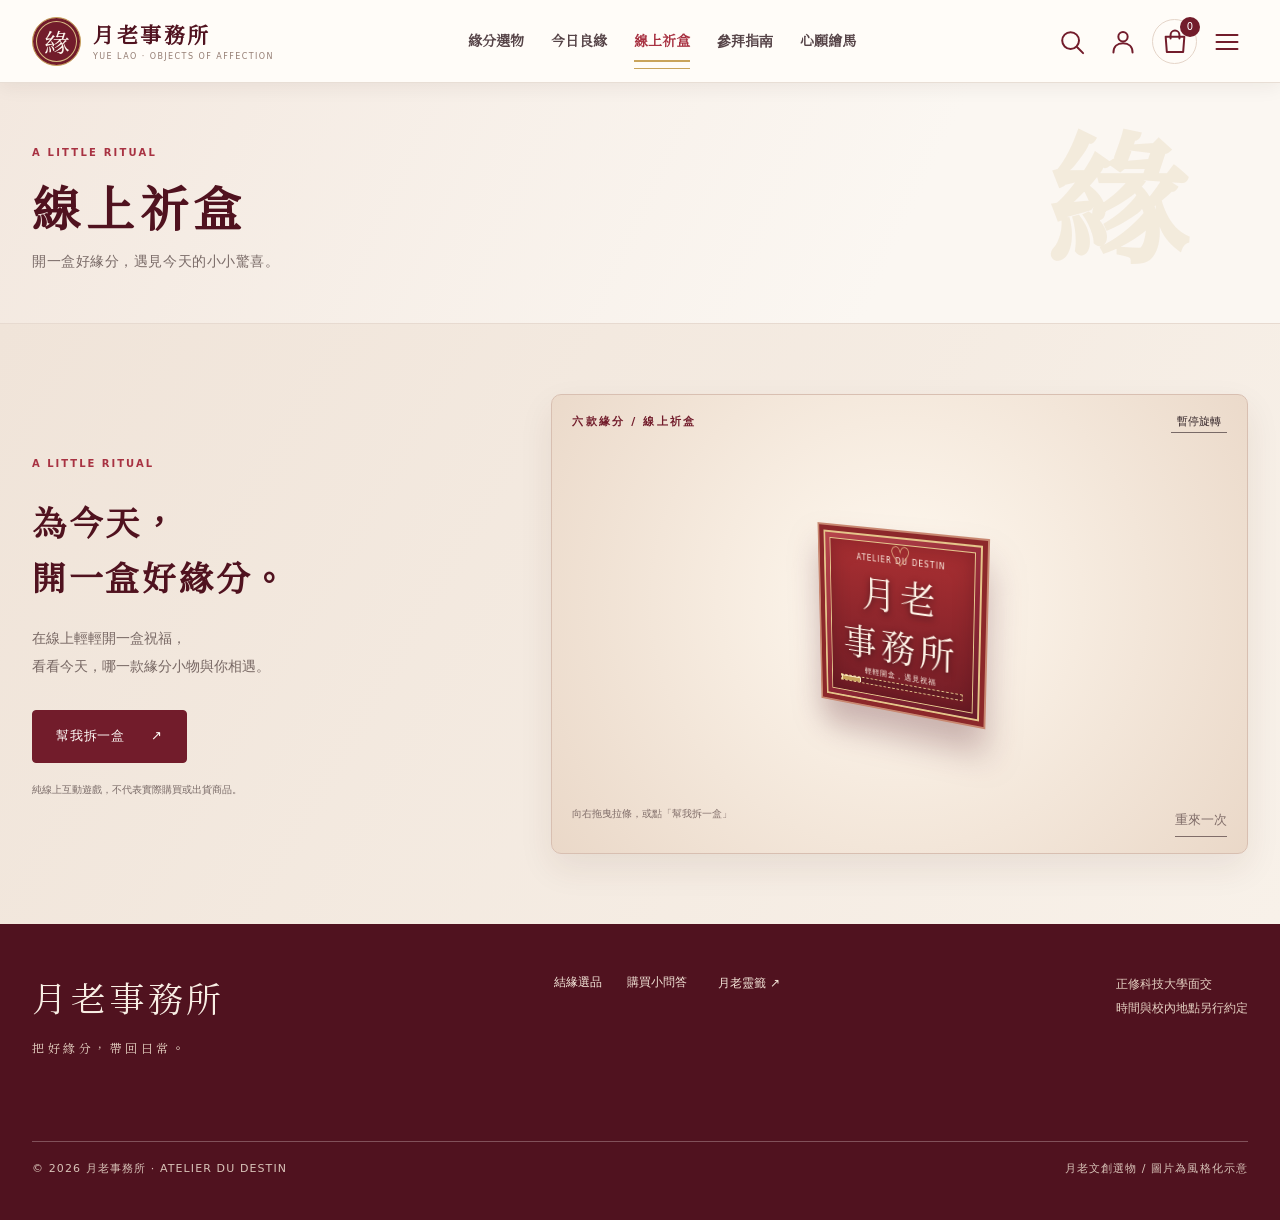
<file: blessing-box.html>
<!DOCTYPE html>
<html lang="zh-Hant-TW">
<head>
<meta charset="utf-8"/><meta content="width=device-width, initial-scale=1" name="viewport"/>
<meta content="月老事務所｜月老信仰靈感文創商品：緣籤筒、良緣簿、緣心擺飾、緣線柱、月老公仔與緣符瓶。提供正修科技大學面交與超商取貨付款。" name="description"/>
<meta content="#721C2B" name="theme-color"/><title>線上祈盒｜月老事務所</title>



<link href="assets/site.css" rel="stylesheet"/></head>
<body class="page-box">
<a class="skip-link" href="#main">跳至主要內容</a>
<div class="announcement">月老文創選物・正修科技大學面交免運・超商取貨付款</div>
<header class="site-header"><div class="nav-row wrap">
<a aria-label="月老事務所首頁" class="brand" href="index.html"><span class="brand-seal">緣</span><span><strong>月老事務所</strong><small>YUE LAO · OBJECTS OF AFFECTION</small></span></a>
<nav aria-label="主要導覽" class="desktop-nav"><a href="shop.html">緣分選物</a><a href="daily.html">今日良緣</a><a aria-current="page" class="active" href="blessing-box.html">線上祈盒</a><a href="guide.html">參拜指南</a><a href="wishes.html">心願繪馬</a></nav>
<div class="nav-actions"><a aria-label="搜尋商品" class="icon-btn nav-search" href="shop.html#search-products"><svg fill="none" stroke="currentColor" stroke-linecap="round" stroke-width="1.7" viewbox="0 0 24 24"><circle cx="10.8" cy="10.8" r="7.2"></circle><path d="m16.5 16.5 5 5"></path></svg></a><a aria-label="購物及取貨說明" class="icon-btn nav-user" href="guide.html"><svg fill="none" stroke="currentColor" stroke-linecap="round" stroke-width="1.7" viewbox="0 0 24 24"><circle cx="12" cy="7.5" r="4"></circle><path d="M3.8 21c0-5 3.2-8 8.2-8s8.2 3 8.2 8"></path></svg></a><button aria-label="打開購物袋" class="bag-button icon-btn" data-action="open-cart" type="button"><svg fill="none" stroke="currentColor" stroke-linecap="round" stroke-linejoin="round" stroke-width="1.7" viewbox="0 0 24 24"><path d="M4 7.5h16l-1 13H5z"></path><path d="M8.2 9V6a3.8 3.8 0 0 1 7.6 0v3"></path></svg><span id="cart-count-badge">0</span></button><button aria-controls="mobile-menu" aria-expanded="false" aria-label="開啟導覽選單" class="menu-button icon-btn" data-action="menu" id="menu-button" type="button"><svg fill="none" stroke="currentColor" stroke-linecap="round" stroke-width="1.7" viewbox="0 0 24 24"><path d="M3 6h18M3 12h18M3 18h18"></path></svg></button></div>
</div><nav aria-label="展開導覽" class="mobile-menu" hidden="" id="mobile-menu"><a href="shop.html">緣分選物</a><a href="daily.html">今日良緣</a><a aria-current="page" class="active" href="blessing-box.html">線上祈盒</a><a href="guide.html">參拜指南</a><a href="wishes.html">心願繪馬</a><a href="guide.html#faq">購買小問答</a></nav></header>
<div class="receipt-banner" hidden="" id="receipt-banner"><div class="wrap"><p><strong>訂單請求已送出</strong>，等待店家確認。<br/>請保留明細，避免重複送出。</p><button class="text-button" data-action="receipt">查看明細 ↗</button></div></div>
<main id="main"><section class="inner-banner"><div class="wrap inner-banner-body"><span class="kicker">A LITTLE RITUAL</span><h1>線上祈盒</h1><p>開一盒好緣分，遇見今天的小小驚喜。</p></div></section><section aria-labelledby="experience-title" class="experience" id="blindbox-stage"><div class="experience-inner wrap"><div class="experience-copy"><span class="kicker">A LITTLE RITUAL</span><h2 id="experience-title">為今天，<br/>開一盒好緣分。</h2><p>在線上輕輕開一盒祝福，<br/>看看今天，哪一款緣分小物與你相遇。</p><button class="button secondary" data-action="open-box" id="open-box-button">幫我拆一盒 <span aria-hidden="true">↗</span></button><small>純線上互動遊戲，不代表實際購買或出貨商品。</small></div><div class="box-stage"><div class="stage-top"><span class="kicker">六款緣分 / 線上祈盒</span><button aria-pressed="true" data-action="orbit" id="orbit-button">暫停旋轉</button></div><div class="box-3d box-orbiting" id="destiny-box"><div class="box-top-container"><div class="box-top">緣</div></div><div class="box-face box-front"><div class="front-inner"><small>ATELIER DU DESTIN</small><strong>月老<br/>事務所</strong><small>輕輕開盒，遇見祝福</small><div aria-label="向右拖曳或按 Enter 拆開盲盒" class="tear-track" id="tear-track" role="button" tabindex="0"><div class="tear-peeled" id="tear-peeled"></div><div class="tear-handle" id="tear-handle">→</div></div></div></div><div class="box-face box-back"><div class="front-inner"><small>六款日常選物</small><strong>良緣<br/>相伴</strong><small>月老・紅繩・抽籤</small></div></div><div class="box-face box-side box-left"></div><div class="box-face box-side box-right"></div><div class="box-face box-bottom"></div><div aria-hidden="true" class="figure-reveal" id="figure-reveal"><small>今日拆盒相遇</small><div class="figure-glyph" id="figure-glyph"></div><h3 id="figure-name"></h3><p id="figure-quote"></p></div></div><div class="stage-bottom"><span id="box-status" role="status">向右拖曳拉條，或點「幫我拆一盒」</span><button class="text-button" data-action="reset-box">重來一次</button></div></div></div></section></main>
<footer class="site-footer"><div class="wrap"><div class="footer-top"><div class="footer-brand">月老事務所<p style="margin-top:14px">把好緣分，帶回日常。</p></div><nav aria-label="頁尾導覽" class="footer-links"><a href="shop.html">結緣選品</a><a href="guide.html#faq">購買小問答</a><button data-action="divination">月老靈籤 ↗</button></nav><p>正修科技大學面交<br/>時間與校內地點另行約定</p></div><div class="footer-bottom"><span>© 2026 月老事務所 · ATELIER DU DESTIN</span><span>月老文創選物 / 圖片為風格化示意</span></div></div></footer>
<dialog aria-labelledby="cart-title" class="dialog drawer" id="cart-dialog"><div class="dialog-shell"><div class="dialog-head"><h2 id="cart-title">你的結緣袋 <span id="cart-heading-count"></span></h2><button aria-label="關閉結緣袋" class="close-button" data-close="">×</button></div><div class="dialog-body" id="cart-items"></div><div class="dialog-footer"><div class="total-row"><span>商品小計</span><strong id="cart-total">NT$ 0</strong></div><p class="cart-note">超商運費 NT$ 60 · 正修科技大學面交免運</p><button class="button full" data-action="checkout" id="checkout-button">填寫結緣訂單 ↗</button><button class="secondary-action" data-action="copy-cart">複製商品明細</button></div><p class="dialog-toast" role="status"></p></div></dialog>
<dialog aria-labelledby="checkout-title" class="dialog" id="checkout-modal"><form class="dialog-shell" id="checkout-form" novalidate=""><div class="dialog-head"><h2 id="checkout-title">確認你的結緣訂單</h2><button aria-label="關閉結帳" class="close-button" data-close="" type="button">×</button></div><div class="dialog-body"><fieldset class="payment-options"><legend>付款與取貨方式</legend><label class="payment-option"><input checked="" name="payment-method" type="radio" value="cvs"/><span><strong>超商取貨付款</strong><small>商品到店以現金付款 · 運費 NT$ 60</small></span></label><label class="payment-option"><input name="payment-method" type="radio" value="meetup"/><span><strong>正修科技大學面交</strong><small>面交時現金付款 · 免運費</small></span></label></fieldset><div class="meetup-info" hidden="" id="meetup-info">面交地點：正修科技大學。<br/>時間與校內確切地點另行聯繫確認，請留下可聯絡的手機。</div><div class="field"><label for="checkout-name">聯絡人姓名</label><input autocomplete="name" id="checkout-name" maxlength="50" placeholder="請輸入真實姓名" required=""/></div><div class="field"><label for="checkout-phone">聯絡手機</label><input aria-describedby="phone-hint" autocomplete="tel" id="checkout-phone" inputmode="tel" maxlength="20" placeholder="0912-345-678" required="" type="tel"/><small id="phone-hint">09 開頭、共 10 碼，用於取件或面交聯繫。</small></div><fieldset class="field-pair" id="checkout-store-fields"><div class="field"><label for="checkout-store-brand">超商體系</label><select id="checkout-store-brand"><option>7-11</option><option>全家</option><option>萊爾富</option><option>OK</option></select></div><div class="field"><label for="checkout-store-name">門市名稱／店號</label><input id="checkout-store-name" maxlength="100" placeholder="例：鳳揚門市或店號" required=""/></div></fieldset><div class="summary"><div class="summary-items" id="checkout-items"></div><div class="total-row"><span>商品小計</span><span id="checkout-subtotal-display"></span></div><div class="total-row"><span>運費</span><span id="checkout-shipping-display"></span></div><div class="total-row"><b>應付總金額</b><strong id="checkout-total-display"></strong></div></div><p class="checkout-info" id="checkout-payment-note"></p></div><div class="dialog-footer"><p aria-live="polite" class="status" id="order-status" role="status"></p><button class="button full" id="submit-order-button" type="submit">確認送出訂單 ↗</button><button class="secondary-action" data-action="copy-checkout" type="button">複製本次訂單明細</button></div><p class="dialog-toast" role="status"></p></form></dialog>
<dialog aria-labelledby="detail-title" class="dialog" id="detail-dialog"><div class="dialog-shell"><div class="dialog-head"><h2 id="detail-title"></h2><button aria-label="關閉商品介紹" class="close-button" data-close="">×</button></div><div class="dialog-body"><div aria-hidden="true" class="detail-image" id="detail-image"></div><div class="detail-copy" id="detail-copy"></div></div><div class="dialog-footer"><button class="button full" id="detail-add">放入結緣袋 ↗</button></div><p class="dialog-toast" role="status"></p></div></dialog>
<dialog aria-labelledby="receipt-title" class="dialog" id="receipt-dialog"><div class="dialog-shell"><div class="dialog-head"><h2 id="receipt-title">本次送出明細</h2><button aria-label="關閉訂單明細" class="close-button" data-close="">×</button></div><div class="dialog-body"><pre class="receipt-text" id="receipt-text"></pre><p class="checkout-info">這是送出紀錄，並非店家收單或付款證明。請保留明細，等候店家確認。</p></div><div class="dialog-footer"><button class="button full" data-action="copy-receipt">複製明細</button></div><p class="dialog-toast" role="status"></p></div></dialog>
<dialog aria-labelledby="divination-title" class="dialog divination-dialog" id="divination-modal"><div class="dialog-shell"><div class="dialog-head"><h2 id="divination-title">月老靈籤</h2><button aria-label="關閉月老靈籤" class="close-button" data-close="">×</button></div><p class="iframe-note">若內容無法載入，可<a class="text-button" href="https://yuelaoqiuqian.vercel.app" rel="noopener noreferrer" target="_blank">另開分頁 ↗</a></p><iframe id="divination-iframe" referrerpolicy="no-referrer" title="月老靈籤互動網站"></iframe></div></dialog>
<dialog aria-labelledby="copy-title" class="dialog" id="copy-dialog"><div class="dialog-shell"><div class="dialog-head"><h2 id="copy-title">選取並複製明細</h2><button aria-label="關閉複製視窗" class="close-button" data-close="">×</button></div><div class="dialog-body"><p class="checkout-info">瀏覽器未開放自動複製，請長按文字或使用 Ctrl／⌘ + C。</p><textarea aria-label="待複製內容" class="copy-textarea" id="copy-text" readonly=""></textarea></div></div></dialog>
<div aria-live="polite" class="toast-region" id="toast-region" role="status"></div>
<script defer="" src="assets/site.js"></script>
<script id="font-license" type="text/plain">
Google Inc.

This Font Software is licensed under the SIL Open Font License, Version 1.1.
This license is copied below, and is also available with a FAQ at:
http://scripts.sil.org/OFL


-----------------------------------------------------------
SIL OPEN FONT LICENSE Version 1.1 - 26 February 2007
-----------------------------------------------------------

PREAMBLE
The goals of the Open Font License (OFL) are to stimulate worldwide
development of collaborative font projects, to support the font creation
efforts of academic and linguistic communities, and to provide a free and
open framework in which fonts may be shared and improved in partnership
with others.

The OFL allows the licensed fonts to be used, studied, modified and
redistributed freely as long as they are not sold by themselves. The
fonts, including any derivative works, can be bundled, embedded,
redistributed and/or sold with any software provided that any reserved
names are not used by derivative works. The fonts and derivatives,
however, cannot be released under any other type of license. The
requirement for fonts to remain under this license does not apply
to any document created using the fonts or their derivatives.

DEFINITIONS
"Font Software" refers to the set of files released by the Copyright
Holder(s) under this license and clearly marked as such. This may
include source files, build scripts and documentation.

"Reserved Font Name" refers to any names specified as such after the
copyright statement(s).

"Original Version" refers to the collection of Font Software components as
distributed by the Copyright Holder(s).

"Modified Version" refers to any derivative made by adding to, deleting,
or substituting -- in part or in whole -- any of the components of the
Original Version, by changing formats or by porting the Font Software to a
new environment.

"Author" refers to any designer, engineer, programmer, technical
writer or other person who contributed to the Font Software.

PERMISSION & CONDITIONS
Permission is hereby granted, free of charge, to any person obtaining
a copy of the Font Software, to use, study, copy, merge, embed, modify,
redistribute, and sell modified and unmodified copies of the Font
Software, subject to the following conditions:

1) Neither the Font Software nor any of its individual components,
in Original or Modified Versions, may be sold by itself.

2) Original or Modified Versions of the Font Software may be bundled,
redistributed and/or sold with any software, provided that each copy
contains the above copyright notice and this license. These can be
included either as stand-alone text files, human-readable headers or
in the appropriate machine-readable metadata fields within text or
binary files as long as those fields can be easily viewed by the user.

3) No Modified Version of the Font Software may use the Reserved Font
Name(s) unless explicit written permission is granted by the corresponding
Copyright Holder. This restriction only applies to the primary font name as
presented to the users.

4) The name(s) of the Copyright Holder(s) or the Author(s) of the Font
Software shall not be used to promote, endorse or advertise any
Modified Version, except to acknowledge the contribution(s) of the
Copyright Holder(s) and the Author(s) or with their explicit written
permission.

5) The Font Software, modified or unmodified, in part or in whole,
must be distributed entirely under this license, and must not be
distributed under any other license. The requirement for fonts to
remain under this license does not apply to any document created
using the Font Software.

TERMINATION
This license becomes null and void if any of the above conditions are
not met.

DISCLAIMER
THE FONT SOFTWARE IS PROVIDED "AS IS", WITHOUT WARRANTY OF ANY KIND,
EXPRESS OR IMPLIED, INCLUDING BUT NOT LIMITED TO ANY WARRANTIES OF
MERCHANTABILITY, FITNESS FOR A PARTICULAR PURPOSE AND NONINFRINGEMENT
OF COPYRIGHT, PATENT, TRADEMARK, OR OTHER RIGHT. IN NO EVENT SHALL THE
COPYRIGHT HOLDER BE LIABLE FOR ANY CLAIM, DAMAGES OR OTHER LIABILITY,
INCLUDING ANY GENERAL, SPECIAL, INDIRECT, INCIDENTAL, OR CONSEQUENTIAL
DAMAGES, WHETHER IN AN ACTION OF CONTRACT, TORT OR OTHERWISE, ARISING
FROM, OUT OF THE USE OR INABILITY TO USE THE FONT SOFTWARE OR FROM
OTHER DEALINGS IN THE FONT SOFTWARE.

</script>
</body></html>
</file>
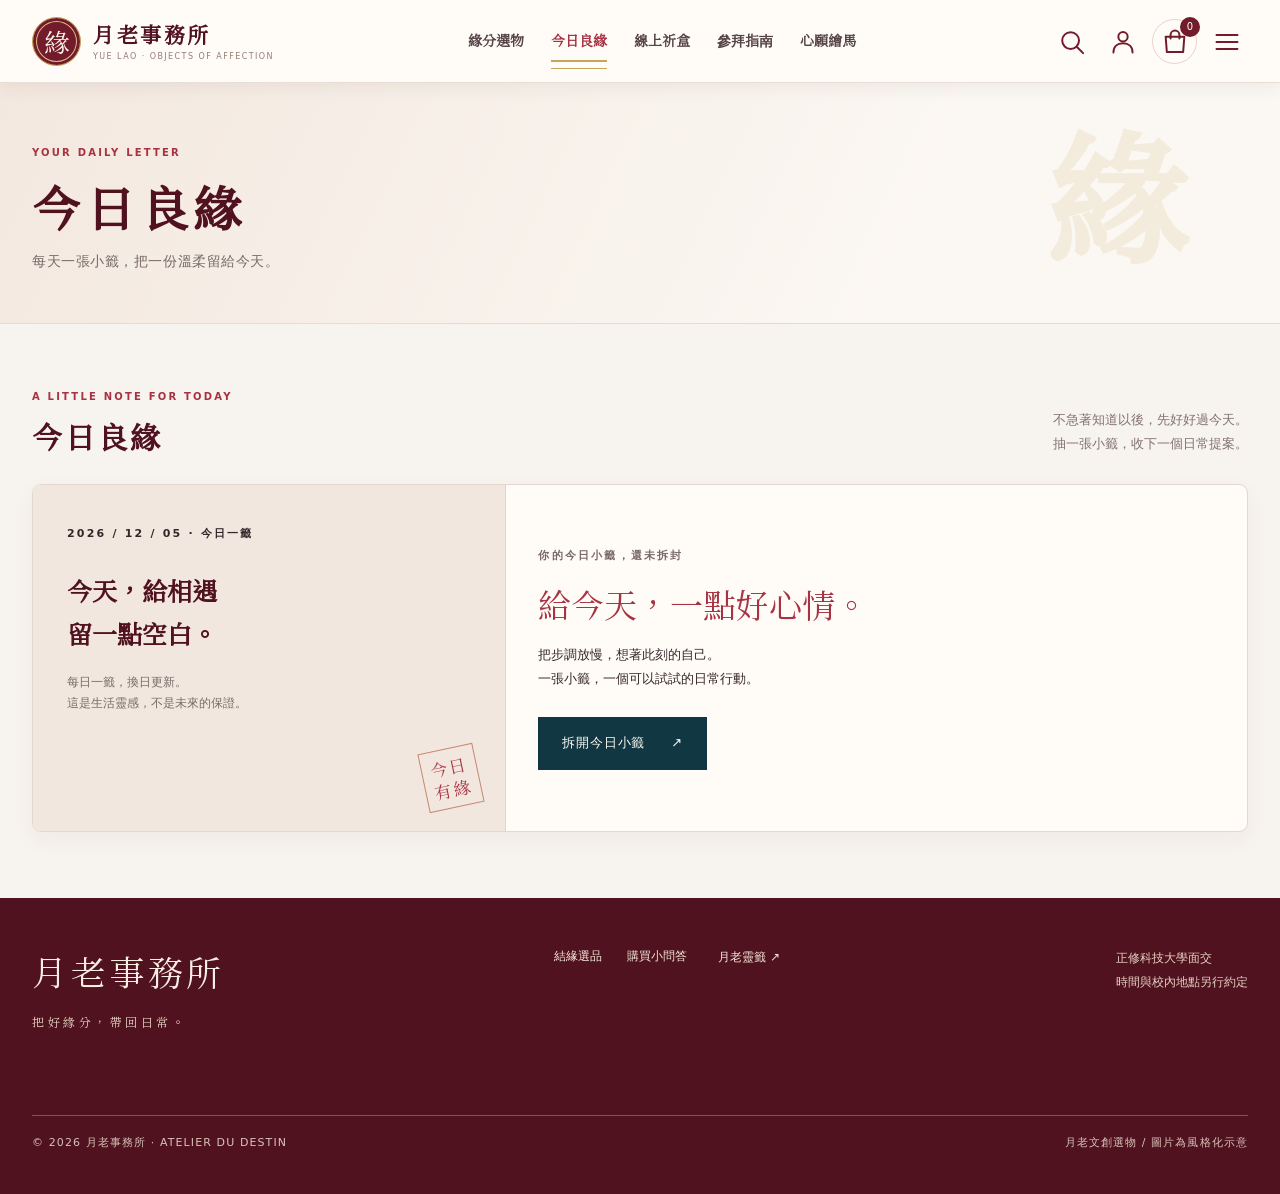
<file: daily.html>
<!DOCTYPE html>
<html lang="zh-Hant-TW">
<head>
<meta charset="utf-8"/><meta content="width=device-width, initial-scale=1" name="viewport"/>
<meta content="月老事務所｜月老信仰靈感文創商品：緣籤筒、良緣簿、緣心擺飾、緣線柱、月老公仔與緣符瓶。提供正修科技大學面交與超商取貨付款。" name="description"/>
<meta content="#721C2B" name="theme-color"/><title>今日良緣｜月老事務所</title>



<link href="assets/site.css" rel="stylesheet"/></head>
<body class="page-daily">
<a class="skip-link" href="#main">跳至主要內容</a>
<div class="announcement">月老文創選物・正修科技大學面交免運・超商取貨付款</div>
<header class="site-header"><div class="nav-row wrap">
<a aria-label="月老事務所首頁" class="brand" href="index.html"><span class="brand-seal">緣</span><span><strong>月老事務所</strong><small>YUE LAO · OBJECTS OF AFFECTION</small></span></a>
<nav aria-label="主要導覽" class="desktop-nav"><a href="shop.html">緣分選物</a><a aria-current="page" class="active" href="daily.html">今日良緣</a><a href="blessing-box.html">線上祈盒</a><a href="guide.html">參拜指南</a><a href="wishes.html">心願繪馬</a></nav>
<div class="nav-actions"><a aria-label="搜尋商品" class="icon-btn nav-search" href="shop.html#search-products"><svg fill="none" stroke="currentColor" stroke-linecap="round" stroke-width="1.7" viewbox="0 0 24 24"><circle cx="10.8" cy="10.8" r="7.2"></circle><path d="m16.5 16.5 5 5"></path></svg></a><a aria-label="購物及取貨說明" class="icon-btn nav-user" href="guide.html"><svg fill="none" stroke="currentColor" stroke-linecap="round" stroke-width="1.7" viewbox="0 0 24 24"><circle cx="12" cy="7.5" r="4"></circle><path d="M3.8 21c0-5 3.2-8 8.2-8s8.2 3 8.2 8"></path></svg></a><button aria-label="打開購物袋" class="bag-button icon-btn" data-action="open-cart" type="button"><svg fill="none" stroke="currentColor" stroke-linecap="round" stroke-linejoin="round" stroke-width="1.7" viewbox="0 0 24 24"><path d="M4 7.5h16l-1 13H5z"></path><path d="M8.2 9V6a3.8 3.8 0 0 1 7.6 0v3"></path></svg><span id="cart-count-badge">0</span></button><button aria-controls="mobile-menu" aria-expanded="false" aria-label="開啟導覽選單" class="menu-button icon-btn" data-action="menu" id="menu-button" type="button"><svg fill="none" stroke="currentColor" stroke-linecap="round" stroke-width="1.7" viewbox="0 0 24 24"><path d="M3 6h18M3 12h18M3 18h18"></path></svg></button></div>
</div><nav aria-label="展開導覽" class="mobile-menu" hidden="" id="mobile-menu"><a href="shop.html">緣分選物</a><a aria-current="page" class="active" href="daily.html">今日良緣</a><a href="blessing-box.html">線上祈盒</a><a href="guide.html">參拜指南</a><a href="wishes.html">心願繪馬</a><a href="guide.html#faq">購買小問答</a></nav></header>
<div class="receipt-banner" hidden="" id="receipt-banner"><div class="wrap"><p><strong>訂單請求已送出</strong>，等待店家確認。<br/>請保留明細，避免重複送出。</p><button class="text-button" data-action="receipt">查看明細 ↗</button></div></div>
<main id="main"><section class="inner-banner"><div class="wrap inner-banner-body"><span class="kicker">YOUR DAILY LETTER</span><h1>今日良緣</h1><p>每天一張小籤，把一份溫柔留給今天。</p></div></section><section aria-labelledby="daily-title" class="section wrap" id="daily">
<div class="section-head"><div><span class="kicker">A little note for today</span><h2 id="daily-title">今日良緣</h2></div><p>不急著知道以後，先好好過今天。<br/>抽一張小籤，收下一個日常提案。</p></div>
<div class="daily"><div class="daily-intro"><span class="kicker" id="daily-date"></span><h3>今天，給相遇<br/>留一點空白。</h3><p>每日一籤，換日更新。<br/>這是生活靈感，不是未來的保證。</p><span aria-hidden="true" class="daily-stamp">今日<br/>有緣</span></div><div aria-live="polite" class="daily-body" id="daily-content"></div></div>
</section></main>
<footer class="site-footer"><div class="wrap"><div class="footer-top"><div class="footer-brand">月老事務所<p style="margin-top:14px">把好緣分，帶回日常。</p></div><nav aria-label="頁尾導覽" class="footer-links"><a href="shop.html">結緣選品</a><a href="guide.html#faq">購買小問答</a><button data-action="divination">月老靈籤 ↗</button></nav><p>正修科技大學面交<br/>時間與校內地點另行約定</p></div><div class="footer-bottom"><span>© 2026 月老事務所 · ATELIER DU DESTIN</span><span>月老文創選物 / 圖片為風格化示意</span></div></div></footer>
<dialog aria-labelledby="cart-title" class="dialog drawer" id="cart-dialog"><div class="dialog-shell"><div class="dialog-head"><h2 id="cart-title">你的結緣袋 <span id="cart-heading-count"></span></h2><button aria-label="關閉結緣袋" class="close-button" data-close="">×</button></div><div class="dialog-body" id="cart-items"></div><div class="dialog-footer"><div class="total-row"><span>商品小計</span><strong id="cart-total">NT$ 0</strong></div><p class="cart-note">超商運費 NT$ 60 · 正修科技大學面交免運</p><button class="button full" data-action="checkout" id="checkout-button">填寫結緣訂單 ↗</button><button class="secondary-action" data-action="copy-cart">複製商品明細</button></div><p class="dialog-toast" role="status"></p></div></dialog>
<dialog aria-labelledby="checkout-title" class="dialog" id="checkout-modal"><form class="dialog-shell" id="checkout-form" novalidate=""><div class="dialog-head"><h2 id="checkout-title">確認你的結緣訂單</h2><button aria-label="關閉結帳" class="close-button" data-close="" type="button">×</button></div><div class="dialog-body"><fieldset class="payment-options"><legend>付款與取貨方式</legend><label class="payment-option"><input checked="" name="payment-method" type="radio" value="cvs"/><span><strong>超商取貨付款</strong><small>商品到店以現金付款 · 運費 NT$ 60</small></span></label><label class="payment-option"><input name="payment-method" type="radio" value="meetup"/><span><strong>正修科技大學面交</strong><small>面交時現金付款 · 免運費</small></span></label></fieldset><div class="meetup-info" hidden="" id="meetup-info">面交地點：正修科技大學。<br/>時間與校內確切地點另行聯繫確認，請留下可聯絡的手機。</div><div class="field"><label for="checkout-name">聯絡人姓名</label><input autocomplete="name" id="checkout-name" maxlength="50" placeholder="請輸入真實姓名" required=""/></div><div class="field"><label for="checkout-phone">聯絡手機</label><input aria-describedby="phone-hint" autocomplete="tel" id="checkout-phone" inputmode="tel" maxlength="20" placeholder="0912-345-678" required="" type="tel"/><small id="phone-hint">09 開頭、共 10 碼，用於取件或面交聯繫。</small></div><fieldset class="field-pair" id="checkout-store-fields"><div class="field"><label for="checkout-store-brand">超商體系</label><select id="checkout-store-brand"><option>7-11</option><option>全家</option><option>萊爾富</option><option>OK</option></select></div><div class="field"><label for="checkout-store-name">門市名稱／店號</label><input id="checkout-store-name" maxlength="100" placeholder="例：鳳揚門市或店號" required=""/></div></fieldset><div class="summary"><div class="summary-items" id="checkout-items"></div><div class="total-row"><span>商品小計</span><span id="checkout-subtotal-display"></span></div><div class="total-row"><span>運費</span><span id="checkout-shipping-display"></span></div><div class="total-row"><b>應付總金額</b><strong id="checkout-total-display"></strong></div></div><p class="checkout-info" id="checkout-payment-note"></p></div><div class="dialog-footer"><p aria-live="polite" class="status" id="order-status" role="status"></p><button class="button full" id="submit-order-button" type="submit">確認送出訂單 ↗</button><button class="secondary-action" data-action="copy-checkout" type="button">複製本次訂單明細</button></div><p class="dialog-toast" role="status"></p></form></dialog>
<dialog aria-labelledby="detail-title" class="dialog" id="detail-dialog"><div class="dialog-shell"><div class="dialog-head"><h2 id="detail-title"></h2><button aria-label="關閉商品介紹" class="close-button" data-close="">×</button></div><div class="dialog-body"><div aria-hidden="true" class="detail-image" id="detail-image"></div><div class="detail-copy" id="detail-copy"></div></div><div class="dialog-footer"><button class="button full" id="detail-add">放入結緣袋 ↗</button></div><p class="dialog-toast" role="status"></p></div></dialog>
<dialog aria-labelledby="receipt-title" class="dialog" id="receipt-dialog"><div class="dialog-shell"><div class="dialog-head"><h2 id="receipt-title">本次送出明細</h2><button aria-label="關閉訂單明細" class="close-button" data-close="">×</button></div><div class="dialog-body"><pre class="receipt-text" id="receipt-text"></pre><p class="checkout-info">這是送出紀錄，並非店家收單或付款證明。請保留明細，等候店家確認。</p></div><div class="dialog-footer"><button class="button full" data-action="copy-receipt">複製明細</button></div><p class="dialog-toast" role="status"></p></div></dialog>
<dialog aria-labelledby="divination-title" class="dialog divination-dialog" id="divination-modal"><div class="dialog-shell"><div class="dialog-head"><h2 id="divination-title">月老靈籤</h2><button aria-label="關閉月老靈籤" class="close-button" data-close="">×</button></div><p class="iframe-note">若內容無法載入，可<a class="text-button" href="https://yuelaoqiuqian.vercel.app" rel="noopener noreferrer" target="_blank">另開分頁 ↗</a></p><iframe id="divination-iframe" referrerpolicy="no-referrer" title="月老靈籤互動網站"></iframe></div></dialog>
<dialog aria-labelledby="copy-title" class="dialog" id="copy-dialog"><div class="dialog-shell"><div class="dialog-head"><h2 id="copy-title">選取並複製明細</h2><button aria-label="關閉複製視窗" class="close-button" data-close="">×</button></div><div class="dialog-body"><p class="checkout-info">瀏覽器未開放自動複製，請長按文字或使用 Ctrl／⌘ + C。</p><textarea aria-label="待複製內容" class="copy-textarea" id="copy-text" readonly=""></textarea></div></div></dialog>
<div aria-live="polite" class="toast-region" id="toast-region" role="status"></div>
<script defer="" src="assets/site.js"></script>
<script id="font-license" type="text/plain">
Google Inc.

This Font Software is licensed under the SIL Open Font License, Version 1.1.
This license is copied below, and is also available with a FAQ at:
http://scripts.sil.org/OFL


-----------------------------------------------------------
SIL OPEN FONT LICENSE Version 1.1 - 26 February 2007
-----------------------------------------------------------

PREAMBLE
The goals of the Open Font License (OFL) are to stimulate worldwide
development of collaborative font projects, to support the font creation
efforts of academic and linguistic communities, and to provide a free and
open framework in which fonts may be shared and improved in partnership
with others.

The OFL allows the licensed fonts to be used, studied, modified and
redistributed freely as long as they are not sold by themselves. The
fonts, including any derivative works, can be bundled, embedded,
redistributed and/or sold with any software provided that any reserved
names are not used by derivative works. The fonts and derivatives,
however, cannot be released under any other type of license. The
requirement for fonts to remain under this license does not apply
to any document created using the fonts or their derivatives.

DEFINITIONS
"Font Software" refers to the set of files released by the Copyright
Holder(s) under this license and clearly marked as such. This may
include source files, build scripts and documentation.

"Reserved Font Name" refers to any names specified as such after the
copyright statement(s).

"Original Version" refers to the collection of Font Software components as
distributed by the Copyright Holder(s).

"Modified Version" refers to any derivative made by adding to, deleting,
or substituting -- in part or in whole -- any of the components of the
Original Version, by changing formats or by porting the Font Software to a
new environment.

"Author" refers to any designer, engineer, programmer, technical
writer or other person who contributed to the Font Software.

PERMISSION & CONDITIONS
Permission is hereby granted, free of charge, to any person obtaining
a copy of the Font Software, to use, study, copy, merge, embed, modify,
redistribute, and sell modified and unmodified copies of the Font
Software, subject to the following conditions:

1) Neither the Font Software nor any of its individual components,
in Original or Modified Versions, may be sold by itself.

2) Original or Modified Versions of the Font Software may be bundled,
redistributed and/or sold with any software, provided that each copy
contains the above copyright notice and this license. These can be
included either as stand-alone text files, human-readable headers or
in the appropriate machine-readable metadata fields within text or
binary files as long as those fields can be easily viewed by the user.

3) No Modified Version of the Font Software may use the Reserved Font
Name(s) unless explicit written permission is granted by the corresponding
Copyright Holder. This restriction only applies to the primary font name as
presented to the users.

4) The name(s) of the Copyright Holder(s) or the Author(s) of the Font
Software shall not be used to promote, endorse or advertise any
Modified Version, except to acknowledge the contribution(s) of the
Copyright Holder(s) and the Author(s) or with their explicit written
permission.

5) The Font Software, modified or unmodified, in part or in whole,
must be distributed entirely under this license, and must not be
distributed under any other license. The requirement for fonts to
remain under this license does not apply to any document created
using the Font Software.

TERMINATION
This license becomes null and void if any of the above conditions are
not met.

DISCLAIMER
THE FONT SOFTWARE IS PROVIDED "AS IS", WITHOUT WARRANTY OF ANY KIND,
EXPRESS OR IMPLIED, INCLUDING BUT NOT LIMITED TO ANY WARRANTIES OF
MERCHANTABILITY, FITNESS FOR A PARTICULAR PURPOSE AND NONINFRINGEMENT
OF COPYRIGHT, PATENT, TRADEMARK, OR OTHER RIGHT. IN NO EVENT SHALL THE
COPYRIGHT HOLDER BE LIABLE FOR ANY CLAIM, DAMAGES OR OTHER LIABILITY,
INCLUDING ANY GENERAL, SPECIAL, INDIRECT, INCIDENTAL, OR CONSEQUENTIAL
DAMAGES, WHETHER IN AN ACTION OF CONTRACT, TORT OR OTHERWISE, ARISING
FROM, OUT OF THE USE OR INABILITY TO USE THE FONT SOFTWARE OR FROM
OTHER DEALINGS IN THE FONT SOFTWARE.

</script>
</body></html>
</file>
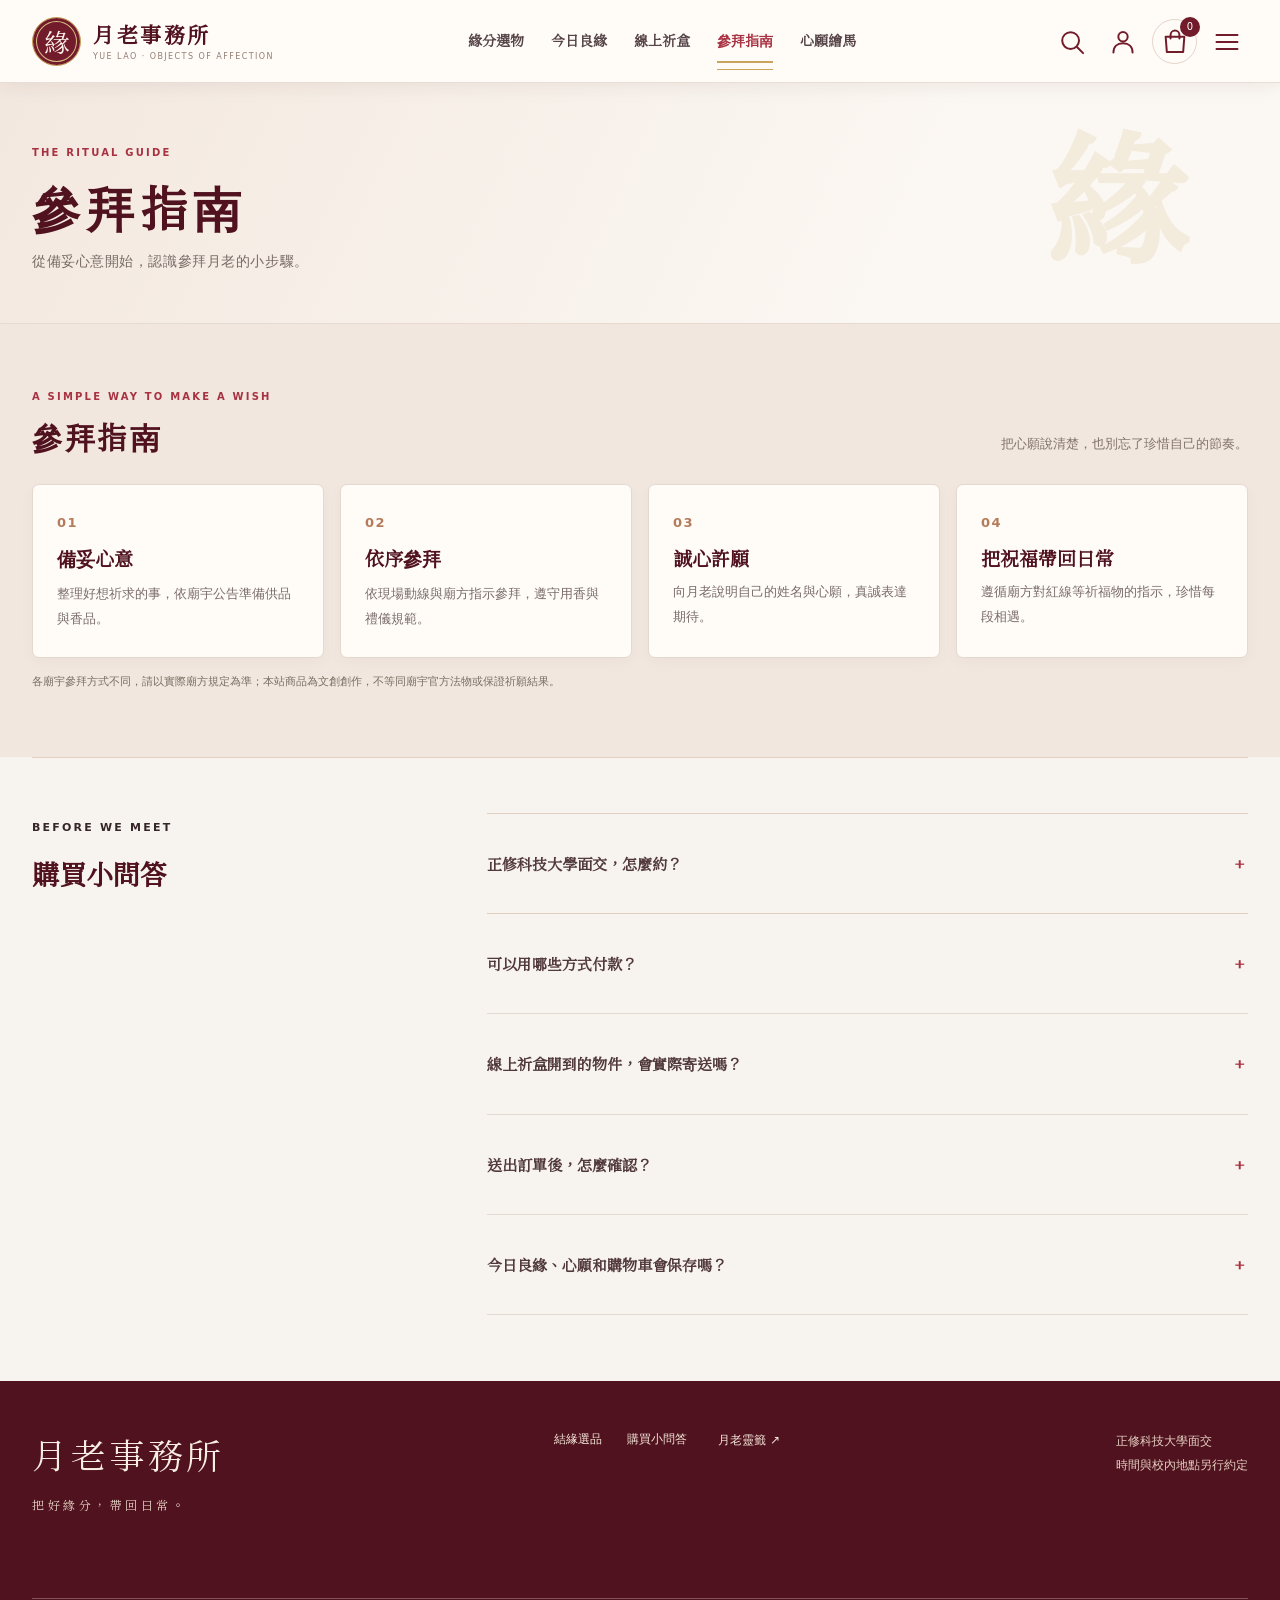
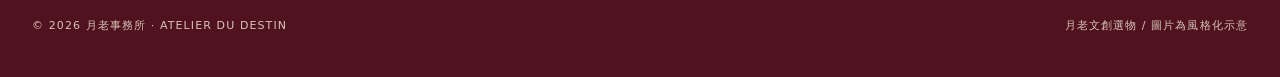
<file: guide.html>
<!DOCTYPE html>
<html lang="zh-Hant-TW">
<head>
<meta charset="utf-8"/><meta content="width=device-width, initial-scale=1" name="viewport"/>
<meta content="月老事務所｜月老信仰靈感文創商品：緣籤筒、良緣簿、緣心擺飾、緣線柱、月老公仔與緣符瓶。提供正修科技大學面交與超商取貨付款。" name="description"/>
<meta content="#721C2B" name="theme-color"/><title>參拜指南｜月老事務所</title>



<link href="assets/site.css" rel="stylesheet"/></head>
<body class="page-guide">
<a class="skip-link" href="#main">跳至主要內容</a>
<div class="announcement">月老文創選物・正修科技大學面交免運・超商取貨付款</div>
<header class="site-header"><div class="nav-row wrap">
<a aria-label="月老事務所首頁" class="brand" href="index.html"><span class="brand-seal">緣</span><span><strong>月老事務所</strong><small>YUE LAO · OBJECTS OF AFFECTION</small></span></a>
<nav aria-label="主要導覽" class="desktop-nav"><a href="shop.html">緣分選物</a><a href="daily.html">今日良緣</a><a href="blessing-box.html">線上祈盒</a><a aria-current="page" class="active" href="guide.html">參拜指南</a><a href="wishes.html">心願繪馬</a></nav>
<div class="nav-actions"><a aria-label="搜尋商品" class="icon-btn nav-search" href="shop.html#search-products"><svg fill="none" stroke="currentColor" stroke-linecap="round" stroke-width="1.7" viewbox="0 0 24 24"><circle cx="10.8" cy="10.8" r="7.2"></circle><path d="m16.5 16.5 5 5"></path></svg></a><a aria-label="購物及取貨說明" class="icon-btn nav-user" href="guide.html"><svg fill="none" stroke="currentColor" stroke-linecap="round" stroke-width="1.7" viewbox="0 0 24 24"><circle cx="12" cy="7.5" r="4"></circle><path d="M3.8 21c0-5 3.2-8 8.2-8s8.2 3 8.2 8"></path></svg></a><button aria-label="打開購物袋" class="bag-button icon-btn" data-action="open-cart" type="button"><svg fill="none" stroke="currentColor" stroke-linecap="round" stroke-linejoin="round" stroke-width="1.7" viewbox="0 0 24 24"><path d="M4 7.5h16l-1 13H5z"></path><path d="M8.2 9V6a3.8 3.8 0 0 1 7.6 0v3"></path></svg><span id="cart-count-badge">0</span></button><button aria-controls="mobile-menu" aria-expanded="false" aria-label="開啟導覽選單" class="menu-button icon-btn" data-action="menu" id="menu-button" type="button"><svg fill="none" stroke="currentColor" stroke-linecap="round" stroke-width="1.7" viewbox="0 0 24 24"><path d="M3 6h18M3 12h18M3 18h18"></path></svg></button></div>
</div><nav aria-label="展開導覽" class="mobile-menu" hidden="" id="mobile-menu"><a href="shop.html">緣分選物</a><a href="daily.html">今日良緣</a><a href="blessing-box.html">線上祈盒</a><a aria-current="page" class="active" href="guide.html">參拜指南</a><a href="wishes.html">心願繪馬</a><a href="guide.html#faq">購買小問答</a></nav></header>
<div class="receipt-banner" hidden="" id="receipt-banner"><div class="wrap"><p><strong>訂單請求已送出</strong>，等待店家確認。<br/>請保留明細，避免重複送出。</p><button class="text-button" data-action="receipt">查看明細 ↗</button></div></div>
<main id="main"><section class="inner-banner"><div class="wrap inner-banner-body"><span class="kicker">THE RITUAL GUIDE</span><h1>參拜指南</h1><p>從備妥心意開始，認識參拜月老的小步驟。</p></div></section><section aria-labelledby="guide-title" class="section guide-section" id="guide"><div class="wrap"><div class="section-head"><div><span class="kicker">A SIMPLE WAY TO MAKE A WISH</span><h2 id="guide-title">參拜指南</h2></div><p>把心願說清楚，也別忘了珍惜自己的節奏。</p></div><div class="guide-grid"><article><span>01</span><h3>備妥心意</h3><p>整理好想祈求的事，依廟宇公告準備供品與香品。</p></article><article><span>02</span><h3>依序參拜</h3><p>依現場動線與廟方指示參拜，遵守用香與禮儀規範。</p></article><article><span>03</span><h3>誠心許願</h3><p>向月老說明自己的姓名與心願，真誠表達期待。</p></article><article><span>04</span><h3>把祝福帶回日常</h3><p>遵循廟方對紅線等祈福物的指示，珍惜每段相遇。</p></article></div><p class="guide-disclaimer">各廟宇參拜方式不同，請以實際廟方規定為準；本站商品為文創創作，不等同廟宇官方法物或保證祈願結果。</p></div></section><section class="section faq-section wrap" id="faq"><div><span class="kicker">Before we meet</span><h2>購買小問答</h2></div><div class="faq-list"><details><summary>正修科技大學面交，怎麼約？</summary><p>結帳時選擇「正修科技大學面交」，留下真實姓名及可聯絡的手機。時間與校內確切地點由店家另行聯繫確認，面交時以現金付款，免運費。</p></details><details><summary>可以用哪些方式付款？</summary><p>目前提供超商取貨付款，以及正修科技大學面交現金付款。超商運費為 NT$ 60，面交免運；結帳會列出商品小計、運費與總金額。</p></details><details><summary>線上祈盒開到的物件，會實際寄送嗎？</summary><p>線上祈盒是免費的互動體驗，與訂單和實際出貨沒有關係。選購時請以商品頁的名稱、數量及價格為準。</p></details><details><summary>送出訂單後，怎麼確認？</summary><p>畫面顯示「訂單請求已送出」後，仍需等待店家確認。你可以複製明細留存；若沒有收到後續聯繫，請向店家確認，避免重複下單。送出不代表已付款。</p></details><details><summary>今日良緣、心願和購物車會保存嗎？</summary><p>今日良緣每天一張，以台北時間換日；心願與購物車儲存在目前的瀏覽器。清除瀏覽資料或改用其他裝置，就不會看到原本的紀錄。</p></details></div></section></main>
<footer class="site-footer"><div class="wrap"><div class="footer-top"><div class="footer-brand">月老事務所<p style="margin-top:14px">把好緣分，帶回日常。</p></div><nav aria-label="頁尾導覽" class="footer-links"><a href="shop.html">結緣選品</a><a href="guide.html#faq">購買小問答</a><button data-action="divination">月老靈籤 ↗</button></nav><p>正修科技大學面交<br/>時間與校內地點另行約定</p></div><div class="footer-bottom"><span>© 2026 月老事務所 · ATELIER DU DESTIN</span><span>月老文創選物 / 圖片為風格化示意</span></div></div></footer>
<dialog aria-labelledby="cart-title" class="dialog drawer" id="cart-dialog"><div class="dialog-shell"><div class="dialog-head"><h2 id="cart-title">你的結緣袋 <span id="cart-heading-count"></span></h2><button aria-label="關閉結緣袋" class="close-button" data-close="">×</button></div><div class="dialog-body" id="cart-items"></div><div class="dialog-footer"><div class="total-row"><span>商品小計</span><strong id="cart-total">NT$ 0</strong></div><p class="cart-note">超商運費 NT$ 60 · 正修科技大學面交免運</p><button class="button full" data-action="checkout" id="checkout-button">填寫結緣訂單 ↗</button><button class="secondary-action" data-action="copy-cart">複製商品明細</button></div><p class="dialog-toast" role="status"></p></div></dialog>
<dialog aria-labelledby="checkout-title" class="dialog" id="checkout-modal"><form class="dialog-shell" id="checkout-form" novalidate=""><div class="dialog-head"><h2 id="checkout-title">確認你的結緣訂單</h2><button aria-label="關閉結帳" class="close-button" data-close="" type="button">×</button></div><div class="dialog-body"><fieldset class="payment-options"><legend>付款與取貨方式</legend><label class="payment-option"><input checked="" name="payment-method" type="radio" value="cvs"/><span><strong>超商取貨付款</strong><small>商品到店以現金付款 · 運費 NT$ 60</small></span></label><label class="payment-option"><input name="payment-method" type="radio" value="meetup"/><span><strong>正修科技大學面交</strong><small>面交時現金付款 · 免運費</small></span></label></fieldset><div class="meetup-info" hidden="" id="meetup-info">面交地點：正修科技大學。<br/>時間與校內確切地點另行聯繫確認，請留下可聯絡的手機。</div><div class="field"><label for="checkout-name">聯絡人姓名</label><input autocomplete="name" id="checkout-name" maxlength="50" placeholder="請輸入真實姓名" required=""/></div><div class="field"><label for="checkout-phone">聯絡手機</label><input aria-describedby="phone-hint" autocomplete="tel" id="checkout-phone" inputmode="tel" maxlength="20" placeholder="0912-345-678" required="" type="tel"/><small id="phone-hint">09 開頭、共 10 碼，用於取件或面交聯繫。</small></div><fieldset class="field-pair" id="checkout-store-fields"><div class="field"><label for="checkout-store-brand">超商體系</label><select id="checkout-store-brand"><option>7-11</option><option>全家</option><option>萊爾富</option><option>OK</option></select></div><div class="field"><label for="checkout-store-name">門市名稱／店號</label><input id="checkout-store-name" maxlength="100" placeholder="例：鳳揚門市或店號" required=""/></div></fieldset><div class="summary"><div class="summary-items" id="checkout-items"></div><div class="total-row"><span>商品小計</span><span id="checkout-subtotal-display"></span></div><div class="total-row"><span>運費</span><span id="checkout-shipping-display"></span></div><div class="total-row"><b>應付總金額</b><strong id="checkout-total-display"></strong></div></div><p class="checkout-info" id="checkout-payment-note"></p></div><div class="dialog-footer"><p aria-live="polite" class="status" id="order-status" role="status"></p><button class="button full" id="submit-order-button" type="submit">確認送出訂單 ↗</button><button class="secondary-action" data-action="copy-checkout" type="button">複製本次訂單明細</button></div><p class="dialog-toast" role="status"></p></form></dialog>
<dialog aria-labelledby="detail-title" class="dialog" id="detail-dialog"><div class="dialog-shell"><div class="dialog-head"><h2 id="detail-title"></h2><button aria-label="關閉商品介紹" class="close-button" data-close="">×</button></div><div class="dialog-body"><div aria-hidden="true" class="detail-image" id="detail-image"></div><div class="detail-copy" id="detail-copy"></div></div><div class="dialog-footer"><button class="button full" id="detail-add">放入結緣袋 ↗</button></div><p class="dialog-toast" role="status"></p></div></dialog>
<dialog aria-labelledby="receipt-title" class="dialog" id="receipt-dialog"><div class="dialog-shell"><div class="dialog-head"><h2 id="receipt-title">本次送出明細</h2><button aria-label="關閉訂單明細" class="close-button" data-close="">×</button></div><div class="dialog-body"><pre class="receipt-text" id="receipt-text"></pre><p class="checkout-info">這是送出紀錄，並非店家收單或付款證明。請保留明細，等候店家確認。</p></div><div class="dialog-footer"><button class="button full" data-action="copy-receipt">複製明細</button></div><p class="dialog-toast" role="status"></p></div></dialog>
<dialog aria-labelledby="divination-title" class="dialog divination-dialog" id="divination-modal"><div class="dialog-shell"><div class="dialog-head"><h2 id="divination-title">月老靈籤</h2><button aria-label="關閉月老靈籤" class="close-button" data-close="">×</button></div><p class="iframe-note">若內容無法載入，可<a class="text-button" href="https://yuelaoqiuqian.vercel.app" rel="noopener noreferrer" target="_blank">另開分頁 ↗</a></p><iframe id="divination-iframe" referrerpolicy="no-referrer" title="月老靈籤互動網站"></iframe></div></dialog>
<dialog aria-labelledby="copy-title" class="dialog" id="copy-dialog"><div class="dialog-shell"><div class="dialog-head"><h2 id="copy-title">選取並複製明細</h2><button aria-label="關閉複製視窗" class="close-button" data-close="">×</button></div><div class="dialog-body"><p class="checkout-info">瀏覽器未開放自動複製，請長按文字或使用 Ctrl／⌘ + C。</p><textarea aria-label="待複製內容" class="copy-textarea" id="copy-text" readonly=""></textarea></div></div></dialog>
<div aria-live="polite" class="toast-region" id="toast-region" role="status"></div>
<script defer="" src="assets/site.js"></script>
<script id="font-license" type="text/plain">
Google Inc.

This Font Software is licensed under the SIL Open Font License, Version 1.1.
This license is copied below, and is also available with a FAQ at:
http://scripts.sil.org/OFL


-----------------------------------------------------------
SIL OPEN FONT LICENSE Version 1.1 - 26 February 2007
-----------------------------------------------------------

PREAMBLE
The goals of the Open Font License (OFL) are to stimulate worldwide
development of collaborative font projects, to support the font creation
efforts of academic and linguistic communities, and to provide a free and
open framework in which fonts may be shared and improved in partnership
with others.

The OFL allows the licensed fonts to be used, studied, modified and
redistributed freely as long as they are not sold by themselves. The
fonts, including any derivative works, can be bundled, embedded,
redistributed and/or sold with any software provided that any reserved
names are not used by derivative works. The fonts and derivatives,
however, cannot be released under any other type of license. The
requirement for fonts to remain under this license does not apply
to any document created using the fonts or their derivatives.

DEFINITIONS
"Font Software" refers to the set of files released by the Copyright
Holder(s) under this license and clearly marked as such. This may
include source files, build scripts and documentation.

"Reserved Font Name" refers to any names specified as such after the
copyright statement(s).

"Original Version" refers to the collection of Font Software components as
distributed by the Copyright Holder(s).

"Modified Version" refers to any derivative made by adding to, deleting,
or substituting -- in part or in whole -- any of the components of the
Original Version, by changing formats or by porting the Font Software to a
new environment.

"Author" refers to any designer, engineer, programmer, technical
writer or other person who contributed to the Font Software.

PERMISSION & CONDITIONS
Permission is hereby granted, free of charge, to any person obtaining
a copy of the Font Software, to use, study, copy, merge, embed, modify,
redistribute, and sell modified and unmodified copies of the Font
Software, subject to the following conditions:

1) Neither the Font Software nor any of its individual components,
in Original or Modified Versions, may be sold by itself.

2) Original or Modified Versions of the Font Software may be bundled,
redistributed and/or sold with any software, provided that each copy
contains the above copyright notice and this license. These can be
included either as stand-alone text files, human-readable headers or
in the appropriate machine-readable metadata fields within text or
binary files as long as those fields can be easily viewed by the user.

3) No Modified Version of the Font Software may use the Reserved Font
Name(s) unless explicit written permission is granted by the corresponding
Copyright Holder. This restriction only applies to the primary font name as
presented to the users.

4) The name(s) of the Copyright Holder(s) or the Author(s) of the Font
Software shall not be used to promote, endorse or advertise any
Modified Version, except to acknowledge the contribution(s) of the
Copyright Holder(s) and the Author(s) or with their explicit written
permission.

5) The Font Software, modified or unmodified, in part or in whole,
must be distributed entirely under this license, and must not be
distributed under any other license. The requirement for fonts to
remain under this license does not apply to any document created
using the Font Software.

TERMINATION
This license becomes null and void if any of the above conditions are
not met.

DISCLAIMER
THE FONT SOFTWARE IS PROVIDED "AS IS", WITHOUT WARRANTY OF ANY KIND,
EXPRESS OR IMPLIED, INCLUDING BUT NOT LIMITED TO ANY WARRANTIES OF
MERCHANTABILITY, FITNESS FOR A PARTICULAR PURPOSE AND NONINFRINGEMENT
OF COPYRIGHT, PATENT, TRADEMARK, OR OTHER RIGHT. IN NO EVENT SHALL THE
COPYRIGHT HOLDER BE LIABLE FOR ANY CLAIM, DAMAGES OR OTHER LIABILITY,
INCLUDING ANY GENERAL, SPECIAL, INDIRECT, INCIDENTAL, OR CONSEQUENTIAL
DAMAGES, WHETHER IN AN ACTION OF CONTRACT, TORT OR OTHERWISE, ARISING
FROM, OUT OF THE USE OR INABILITY TO USE THE FONT SOFTWARE OR FROM
OTHER DEALINGS IN THE FONT SOFTWARE.

</script>
</body></html>
</file>
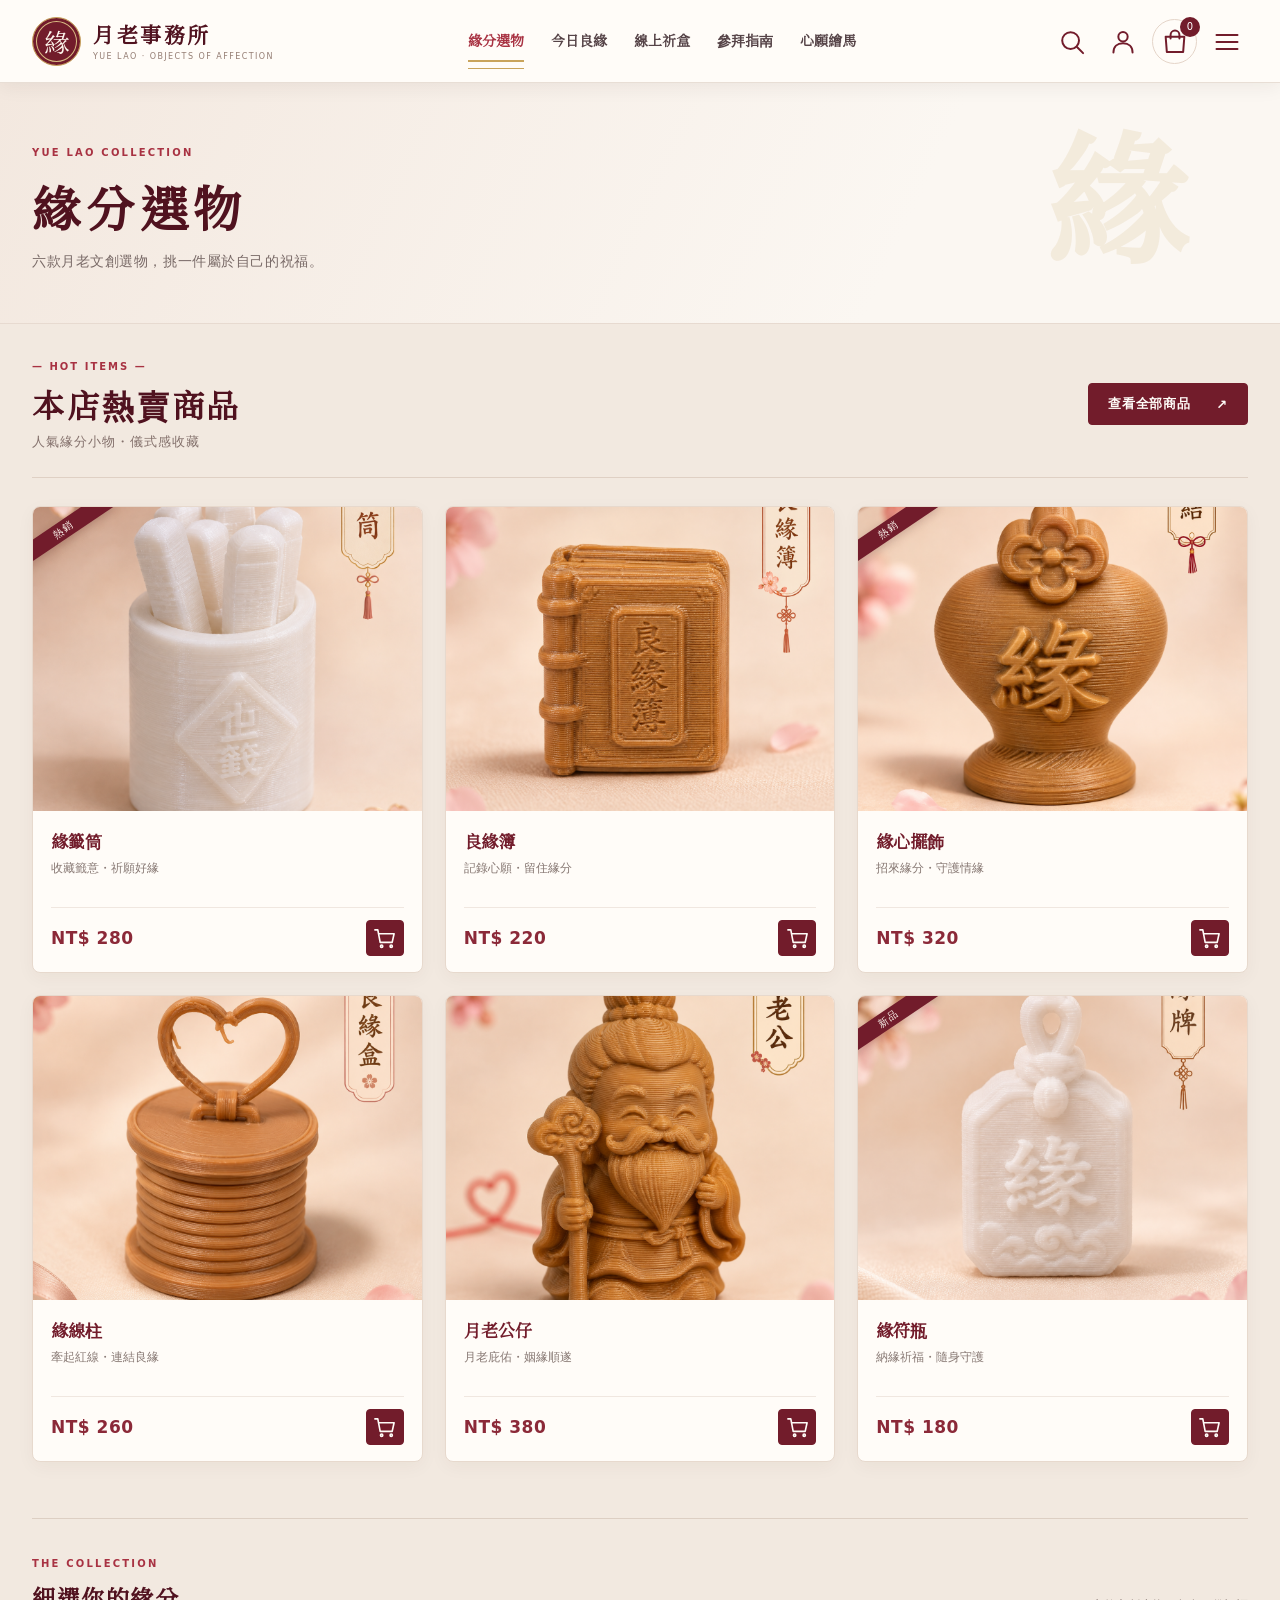
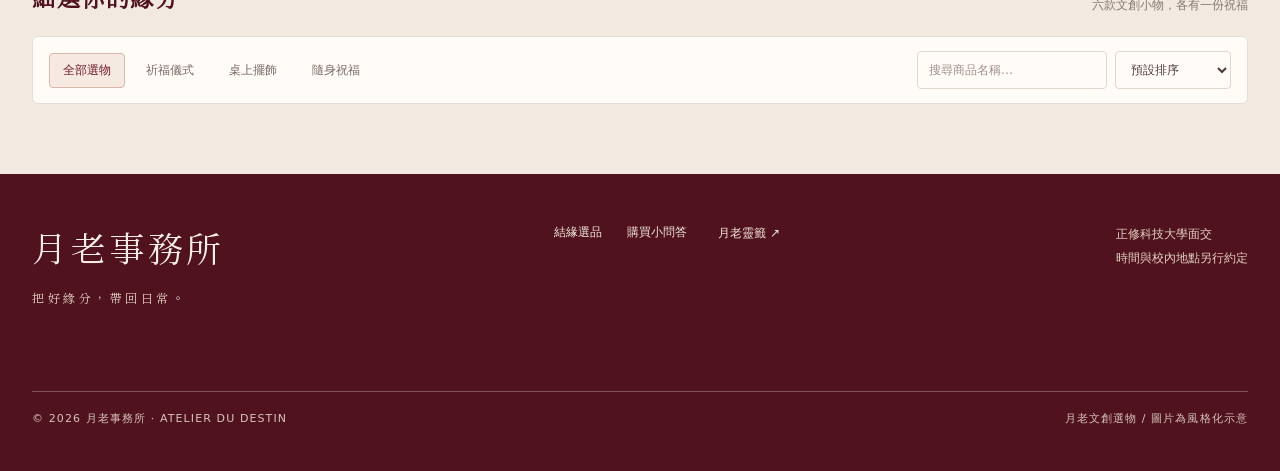
<file: shop.html>
<!DOCTYPE html>
<html lang="zh-Hant-TW">
<head>
<meta charset="utf-8"/><meta content="width=device-width, initial-scale=1" name="viewport"/>
<meta content="月老事務所｜月老信仰靈感文創商品：緣籤筒、良緣簿、緣心擺飾、緣線柱、月老公仔與緣符瓶。提供正修科技大學面交與超商取貨付款。" name="description"/>
<meta content="#721C2B" name="theme-color"/><title>緣分選物｜月老事務所</title>



<link href="assets/site.css" rel="stylesheet"/></head>
<body class="page-shop">
<a class="skip-link" href="#main">跳至主要內容</a>
<div class="announcement">月老文創選物・正修科技大學面交免運・超商取貨付款</div>
<header class="site-header"><div class="nav-row wrap">
<a aria-label="月老事務所首頁" class="brand" href="index.html"><span class="brand-seal">緣</span><span><strong>月老事務所</strong><small>YUE LAO · OBJECTS OF AFFECTION</small></span></a>
<nav aria-label="主要導覽" class="desktop-nav"><a aria-current="page" class="active" href="shop.html">緣分選物</a><a href="daily.html">今日良緣</a><a href="blessing-box.html">線上祈盒</a><a href="guide.html">參拜指南</a><a href="wishes.html">心願繪馬</a></nav>
<div class="nav-actions"><a aria-label="搜尋商品" class="icon-btn nav-search" href="shop.html#search-products"><svg fill="none" stroke="currentColor" stroke-linecap="round" stroke-width="1.7" viewbox="0 0 24 24"><circle cx="10.8" cy="10.8" r="7.2"></circle><path d="m16.5 16.5 5 5"></path></svg></a><a aria-label="購物及取貨說明" class="icon-btn nav-user" href="guide.html"><svg fill="none" stroke="currentColor" stroke-linecap="round" stroke-width="1.7" viewbox="0 0 24 24"><circle cx="12" cy="7.5" r="4"></circle><path d="M3.8 21c0-5 3.2-8 8.2-8s8.2 3 8.2 8"></path></svg></a><button aria-label="打開購物袋" class="bag-button icon-btn" data-action="open-cart" type="button"><svg fill="none" stroke="currentColor" stroke-linecap="round" stroke-linejoin="round" stroke-width="1.7" viewbox="0 0 24 24"><path d="M4 7.5h16l-1 13H5z"></path><path d="M8.2 9V6a3.8 3.8 0 0 1 7.6 0v3"></path></svg><span id="cart-count-badge">0</span></button><button aria-controls="mobile-menu" aria-expanded="false" aria-label="開啟導覽選單" class="menu-button icon-btn" data-action="menu" id="menu-button" type="button"><svg fill="none" stroke="currentColor" stroke-linecap="round" stroke-width="1.7" viewbox="0 0 24 24"><path d="M3 6h18M3 12h18M3 18h18"></path></svg></button></div>
</div><nav aria-label="展開導覽" class="mobile-menu" hidden="" id="mobile-menu"><a aria-current="page" class="active" href="shop.html">緣分選物</a><a href="daily.html">今日良緣</a><a href="blessing-box.html">線上祈盒</a><a href="guide.html">參拜指南</a><a href="wishes.html">心願繪馬</a><a href="guide.html#faq">購買小問答</a></nav></header>
<div class="receipt-banner" hidden="" id="receipt-banner"><div class="wrap"><p><strong>訂單請求已送出</strong>，等待店家確認。<br/>請保留明細，避免重複送出。</p><button class="text-button" data-action="receipt">查看明細 ↗</button></div></div>
<main id="main"><section class="inner-banner"><div class="wrap inner-banner-body"><span class="kicker">YUE LAO COLLECTION</span><h1>緣分選物</h1><p>六款月老文創選物，挑一件屬於自己的祝福。</p></div></section><section aria-labelledby="shop-title" class="section shop-section" id="shop"><div class="shop-area wrap"><div class="shop-lead"><span class="kicker">— HOT ITEMS —</span><h2 id="shop-title">本店熱賣商品</h2><p>人氣緣分小物・儀式感收藏</p><a class="button" href="shop.html#search-products">查看全部商品 <span aria-hidden="true">↗</span></a></div><div class="product-grid" id="product-grid"></div></div><div class="shop-filter wrap" id="search-products"><div class="shop-filter-title"><div><span class="kicker">THE COLLECTION</span><h3>細選你的緣分</h3></div><span>六款文創小物，各有一份祝福</span></div><div class="shop-tools"><div aria-label="商品分類" class="tabs"><button aria-pressed="true" class="tab" data-category="all">全部選物</button><button aria-pressed="false" class="tab" data-category="ritual">祈福儀式</button><button aria-pressed="false" class="tab" data-category="decor">桌上擺飾</button><button aria-pressed="false" class="tab" data-category="carry">隨身祝福</button></div><div class="search-sort"><input aria-label="搜尋商品" id="product-search" placeholder="搜尋商品名稱…" type="search"/><select aria-label="商品排序" id="product-sort"><option value="default">預設排序</option><option value="price-asc">價格：低至高</option><option value="price-desc">價格：高至低</option></select></div></div><p class="empty-state" hidden="" id="product-empty" role="status">暫時找不到符合條件的商品，試試其他關鍵字。</p></div></section></main>
<footer class="site-footer"><div class="wrap"><div class="footer-top"><div class="footer-brand">月老事務所<p style="margin-top:14px">把好緣分，帶回日常。</p></div><nav aria-label="頁尾導覽" class="footer-links"><a href="shop.html">結緣選品</a><a href="guide.html#faq">購買小問答</a><button data-action="divination">月老靈籤 ↗</button></nav><p>正修科技大學面交<br/>時間與校內地點另行約定</p></div><div class="footer-bottom"><span>© 2026 月老事務所 · ATELIER DU DESTIN</span><span>月老文創選物 / 圖片為風格化示意</span></div></div></footer>
<dialog aria-labelledby="cart-title" class="dialog drawer" id="cart-dialog"><div class="dialog-shell"><div class="dialog-head"><h2 id="cart-title">你的結緣袋 <span id="cart-heading-count"></span></h2><button aria-label="關閉結緣袋" class="close-button" data-close="">×</button></div><div class="dialog-body" id="cart-items"></div><div class="dialog-footer"><div class="total-row"><span>商品小計</span><strong id="cart-total">NT$ 0</strong></div><p class="cart-note">超商運費 NT$ 60 · 正修科技大學面交免運</p><button class="button full" data-action="checkout" id="checkout-button">填寫結緣訂單 ↗</button><button class="secondary-action" data-action="copy-cart">複製商品明細</button></div><p class="dialog-toast" role="status"></p></div></dialog>
<dialog aria-labelledby="checkout-title" class="dialog" id="checkout-modal"><form class="dialog-shell" id="checkout-form" novalidate=""><div class="dialog-head"><h2 id="checkout-title">確認你的結緣訂單</h2><button aria-label="關閉結帳" class="close-button" data-close="" type="button">×</button></div><div class="dialog-body"><fieldset class="payment-options"><legend>付款與取貨方式</legend><label class="payment-option"><input checked="" name="payment-method" type="radio" value="cvs"/><span><strong>超商取貨付款</strong><small>商品到店以現金付款 · 運費 NT$ 60</small></span></label><label class="payment-option"><input name="payment-method" type="radio" value="meetup"/><span><strong>正修科技大學面交</strong><small>面交時現金付款 · 免運費</small></span></label></fieldset><div class="meetup-info" hidden="" id="meetup-info">面交地點：正修科技大學。<br/>時間與校內確切地點另行聯繫確認，請留下可聯絡的手機。</div><div class="field"><label for="checkout-name">聯絡人姓名</label><input autocomplete="name" id="checkout-name" maxlength="50" placeholder="請輸入真實姓名" required=""/></div><div class="field"><label for="checkout-phone">聯絡手機</label><input aria-describedby="phone-hint" autocomplete="tel" id="checkout-phone" inputmode="tel" maxlength="20" placeholder="0912-345-678" required="" type="tel"/><small id="phone-hint">09 開頭、共 10 碼，用於取件或面交聯繫。</small></div><fieldset class="field-pair" id="checkout-store-fields"><div class="field"><label for="checkout-store-brand">超商體系</label><select id="checkout-store-brand"><option>7-11</option><option>全家</option><option>萊爾富</option><option>OK</option></select></div><div class="field"><label for="checkout-store-name">門市名稱／店號</label><input id="checkout-store-name" maxlength="100" placeholder="例：鳳揚門市或店號" required=""/></div></fieldset><div class="summary"><div class="summary-items" id="checkout-items"></div><div class="total-row"><span>商品小計</span><span id="checkout-subtotal-display"></span></div><div class="total-row"><span>運費</span><span id="checkout-shipping-display"></span></div><div class="total-row"><b>應付總金額</b><strong id="checkout-total-display"></strong></div></div><p class="checkout-info" id="checkout-payment-note"></p></div><div class="dialog-footer"><p aria-live="polite" class="status" id="order-status" role="status"></p><button class="button full" id="submit-order-button" type="submit">確認送出訂單 ↗</button><button class="secondary-action" data-action="copy-checkout" type="button">複製本次訂單明細</button></div><p class="dialog-toast" role="status"></p></form></dialog>
<dialog aria-labelledby="detail-title" class="dialog" id="detail-dialog"><div class="dialog-shell"><div class="dialog-head"><h2 id="detail-title"></h2><button aria-label="關閉商品介紹" class="close-button" data-close="">×</button></div><div class="dialog-body"><div aria-hidden="true" class="detail-image" id="detail-image"></div><div class="detail-copy" id="detail-copy"></div></div><div class="dialog-footer"><button class="button full" id="detail-add">放入結緣袋 ↗</button></div><p class="dialog-toast" role="status"></p></div></dialog>
<dialog aria-labelledby="receipt-title" class="dialog" id="receipt-dialog"><div class="dialog-shell"><div class="dialog-head"><h2 id="receipt-title">本次送出明細</h2><button aria-label="關閉訂單明細" class="close-button" data-close="">×</button></div><div class="dialog-body"><pre class="receipt-text" id="receipt-text"></pre><p class="checkout-info">這是送出紀錄，並非店家收單或付款證明。請保留明細，等候店家確認。</p></div><div class="dialog-footer"><button class="button full" data-action="copy-receipt">複製明細</button></div><p class="dialog-toast" role="status"></p></div></dialog>
<dialog aria-labelledby="divination-title" class="dialog divination-dialog" id="divination-modal"><div class="dialog-shell"><div class="dialog-head"><h2 id="divination-title">月老靈籤</h2><button aria-label="關閉月老靈籤" class="close-button" data-close="">×</button></div><p class="iframe-note">若內容無法載入，可<a class="text-button" href="https://yuelaoqiuqian.vercel.app" rel="noopener noreferrer" target="_blank">另開分頁 ↗</a></p><iframe id="divination-iframe" referrerpolicy="no-referrer" title="月老靈籤互動網站"></iframe></div></dialog>
<dialog aria-labelledby="copy-title" class="dialog" id="copy-dialog"><div class="dialog-shell"><div class="dialog-head"><h2 id="copy-title">選取並複製明細</h2><button aria-label="關閉複製視窗" class="close-button" data-close="">×</button></div><div class="dialog-body"><p class="checkout-info">瀏覽器未開放自動複製，請長按文字或使用 Ctrl／⌘ + C。</p><textarea aria-label="待複製內容" class="copy-textarea" id="copy-text" readonly=""></textarea></div></div></dialog>
<div aria-live="polite" class="toast-region" id="toast-region" role="status"></div>
<script defer="" src="assets/site.js"></script>
<script id="font-license" type="text/plain">
Google Inc.

This Font Software is licensed under the SIL Open Font License, Version 1.1.
This license is copied below, and is also available with a FAQ at:
http://scripts.sil.org/OFL


-----------------------------------------------------------
SIL OPEN FONT LICENSE Version 1.1 - 26 February 2007
-----------------------------------------------------------

PREAMBLE
The goals of the Open Font License (OFL) are to stimulate worldwide
development of collaborative font projects, to support the font creation
efforts of academic and linguistic communities, and to provide a free and
open framework in which fonts may be shared and improved in partnership
with others.

The OFL allows the licensed fonts to be used, studied, modified and
redistributed freely as long as they are not sold by themselves. The
fonts, including any derivative works, can be bundled, embedded,
redistributed and/or sold with any software provided that any reserved
names are not used by derivative works. The fonts and derivatives,
however, cannot be released under any other type of license. The
requirement for fonts to remain under this license does not apply
to any document created using the fonts or their derivatives.

DEFINITIONS
"Font Software" refers to the set of files released by the Copyright
Holder(s) under this license and clearly marked as such. This may
include source files, build scripts and documentation.

"Reserved Font Name" refers to any names specified as such after the
copyright statement(s).

"Original Version" refers to the collection of Font Software components as
distributed by the Copyright Holder(s).

"Modified Version" refers to any derivative made by adding to, deleting,
or substituting -- in part or in whole -- any of the components of the
Original Version, by changing formats or by porting the Font Software to a
new environment.

"Author" refers to any designer, engineer, programmer, technical
writer or other person who contributed to the Font Software.

PERMISSION & CONDITIONS
Permission is hereby granted, free of charge, to any person obtaining
a copy of the Font Software, to use, study, copy, merge, embed, modify,
redistribute, and sell modified and unmodified copies of the Font
Software, subject to the following conditions:

1) Neither the Font Software nor any of its individual components,
in Original or Modified Versions, may be sold by itself.

2) Original or Modified Versions of the Font Software may be bundled,
redistributed and/or sold with any software, provided that each copy
contains the above copyright notice and this license. These can be
included either as stand-alone text files, human-readable headers or
in the appropriate machine-readable metadata fields within text or
binary files as long as those fields can be easily viewed by the user.

3) No Modified Version of the Font Software may use the Reserved Font
Name(s) unless explicit written permission is granted by the corresponding
Copyright Holder. This restriction only applies to the primary font name as
presented to the users.

4) The name(s) of the Copyright Holder(s) or the Author(s) of the Font
Software shall not be used to promote, endorse or advertise any
Modified Version, except to acknowledge the contribution(s) of the
Copyright Holder(s) and the Author(s) or with their explicit written
permission.

5) The Font Software, modified or unmodified, in part or in whole,
must be distributed entirely under this license, and must not be
distributed under any other license. The requirement for fonts to
remain under this license does not apply to any document created
using the Font Software.

TERMINATION
This license becomes null and void if any of the above conditions are
not met.

DISCLAIMER
THE FONT SOFTWARE IS PROVIDED "AS IS", WITHOUT WARRANTY OF ANY KIND,
EXPRESS OR IMPLIED, INCLUDING BUT NOT LIMITED TO ANY WARRANTIES OF
MERCHANTABILITY, FITNESS FOR A PARTICULAR PURPOSE AND NONINFRINGEMENT
OF COPYRIGHT, PATENT, TRADEMARK, OR OTHER RIGHT. IN NO EVENT SHALL THE
COPYRIGHT HOLDER BE LIABLE FOR ANY CLAIM, DAMAGES OR OTHER LIABILITY,
INCLUDING ANY GENERAL, SPECIAL, INDIRECT, INCIDENTAL, OR CONSEQUENTIAL
DAMAGES, WHETHER IN AN ACTION OF CONTRACT, TORT OR OTHERWISE, ARISING
FROM, OUT OF THE USE OR INABILITY TO USE THE FONT SOFTWARE OR FROM
OTHER DEALINGS IN THE FONT SOFTWARE.

</script>
</body></html>
</file>
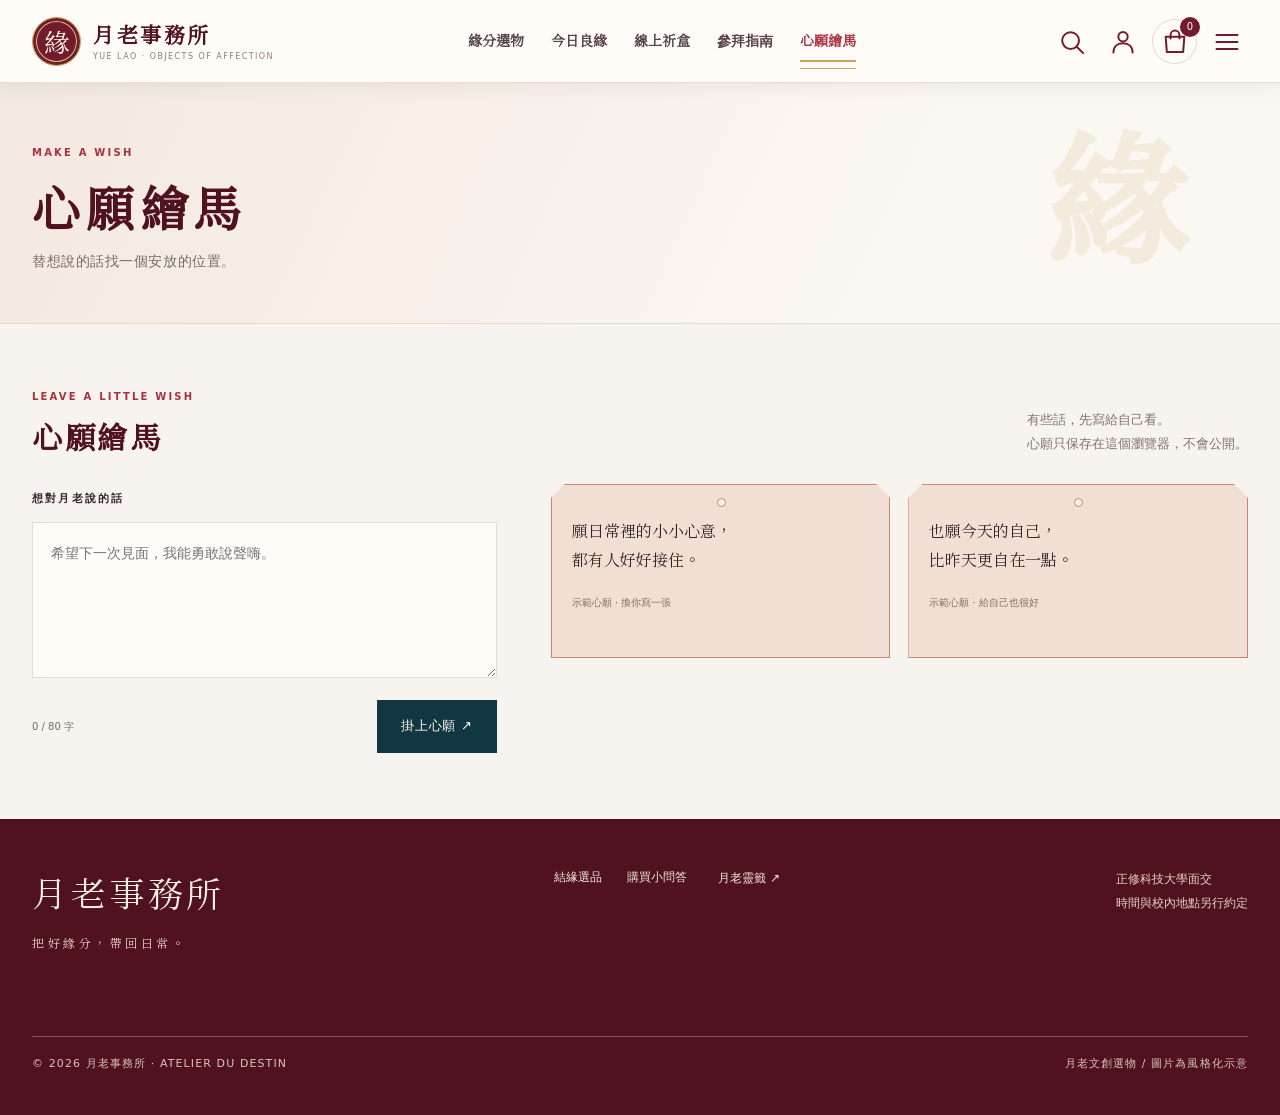
<file: wishes.html>
<!DOCTYPE html>
<html lang="zh-Hant-TW">
<head>
<meta charset="utf-8"/><meta content="width=device-width, initial-scale=1" name="viewport"/>
<meta content="月老事務所｜月老信仰靈感文創商品：緣籤筒、良緣簿、緣心擺飾、緣線柱、月老公仔與緣符瓶。提供正修科技大學面交與超商取貨付款。" name="description"/>
<meta content="#721C2B" name="theme-color"/><title>心願繪馬｜月老事務所</title>



<link href="assets/site.css" rel="stylesheet"/></head>
<body class="page-wishes">
<a class="skip-link" href="#main">跳至主要內容</a>
<div class="announcement">月老文創選物・正修科技大學面交免運・超商取貨付款</div>
<header class="site-header"><div class="nav-row wrap">
<a aria-label="月老事務所首頁" class="brand" href="index.html"><span class="brand-seal">緣</span><span><strong>月老事務所</strong><small>YUE LAO · OBJECTS OF AFFECTION</small></span></a>
<nav aria-label="主要導覽" class="desktop-nav"><a href="shop.html">緣分選物</a><a href="daily.html">今日良緣</a><a href="blessing-box.html">線上祈盒</a><a href="guide.html">參拜指南</a><a aria-current="page" class="active" href="wishes.html">心願繪馬</a></nav>
<div class="nav-actions"><a aria-label="搜尋商品" class="icon-btn nav-search" href="shop.html#search-products"><svg fill="none" stroke="currentColor" stroke-linecap="round" stroke-width="1.7" viewbox="0 0 24 24"><circle cx="10.8" cy="10.8" r="7.2"></circle><path d="m16.5 16.5 5 5"></path></svg></a><a aria-label="購物及取貨說明" class="icon-btn nav-user" href="guide.html"><svg fill="none" stroke="currentColor" stroke-linecap="round" stroke-width="1.7" viewbox="0 0 24 24"><circle cx="12" cy="7.5" r="4"></circle><path d="M3.8 21c0-5 3.2-8 8.2-8s8.2 3 8.2 8"></path></svg></a><button aria-label="打開購物袋" class="bag-button icon-btn" data-action="open-cart" type="button"><svg fill="none" stroke="currentColor" stroke-linecap="round" stroke-linejoin="round" stroke-width="1.7" viewbox="0 0 24 24"><path d="M4 7.5h16l-1 13H5z"></path><path d="M8.2 9V6a3.8 3.8 0 0 1 7.6 0v3"></path></svg><span id="cart-count-badge">0</span></button><button aria-controls="mobile-menu" aria-expanded="false" aria-label="開啟導覽選單" class="menu-button icon-btn" data-action="menu" id="menu-button" type="button"><svg fill="none" stroke="currentColor" stroke-linecap="round" stroke-width="1.7" viewbox="0 0 24 24"><path d="M3 6h18M3 12h18M3 18h18"></path></svg></button></div>
</div><nav aria-label="展開導覽" class="mobile-menu" hidden="" id="mobile-menu"><a href="shop.html">緣分選物</a><a href="daily.html">今日良緣</a><a href="blessing-box.html">線上祈盒</a><a href="guide.html">參拜指南</a><a aria-current="page" class="active" href="wishes.html">心願繪馬</a><a href="guide.html#faq">購買小問答</a></nav></header>
<div class="receipt-banner" hidden="" id="receipt-banner"><div class="wrap"><p><strong>訂單請求已送出</strong>，等待店家確認。<br/>請保留明細，避免重複送出。</p><button class="text-button" data-action="receipt">查看明細 ↗</button></div></div>
<main id="main"><section class="inner-banner"><div class="wrap inner-banner-body"><span class="kicker">MAKE A WISH</span><h1>心願繪馬</h1><p>替想說的話找一個安放的位置。</p></div></section><section aria-labelledby="wishes-title" class="section wrap" id="wishes"><div class="section-head"><div><span class="kicker">Leave a little wish</span><h2 id="wishes-title">心願繪馬</h2></div><p>有些話，先寫給自己看。<br/>心願只保存在這個瀏覽器，不會公開。</p></div><div class="wishes-grid"><form id="wish-form"><label class="kicker" for="wish-input">想對月老說的話</label><textarea class="wish-input" id="wish-input" maxlength="80" placeholder="希望下一次見面，我能勇敢說聲嗨。" required="" rows="4" style="margin-top:12px"></textarea><div class="wish-footer"><small><span id="wish-count">0</span> / 80 字</small><button class="button" type="submit">掛上心願 ↗</button></div></form><div class="wish-wall" id="wish-wall"></div></div></section></main>
<footer class="site-footer"><div class="wrap"><div class="footer-top"><div class="footer-brand">月老事務所<p style="margin-top:14px">把好緣分，帶回日常。</p></div><nav aria-label="頁尾導覽" class="footer-links"><a href="shop.html">結緣選品</a><a href="guide.html#faq">購買小問答</a><button data-action="divination">月老靈籤 ↗</button></nav><p>正修科技大學面交<br/>時間與校內地點另行約定</p></div><div class="footer-bottom"><span>© 2026 月老事務所 · ATELIER DU DESTIN</span><span>月老文創選物 / 圖片為風格化示意</span></div></div></footer>
<dialog aria-labelledby="cart-title" class="dialog drawer" id="cart-dialog"><div class="dialog-shell"><div class="dialog-head"><h2 id="cart-title">你的結緣袋 <span id="cart-heading-count"></span></h2><button aria-label="關閉結緣袋" class="close-button" data-close="">×</button></div><div class="dialog-body" id="cart-items"></div><div class="dialog-footer"><div class="total-row"><span>商品小計</span><strong id="cart-total">NT$ 0</strong></div><p class="cart-note">超商運費 NT$ 60 · 正修科技大學面交免運</p><button class="button full" data-action="checkout" id="checkout-button">填寫結緣訂單 ↗</button><button class="secondary-action" data-action="copy-cart">複製商品明細</button></div><p class="dialog-toast" role="status"></p></div></dialog>
<dialog aria-labelledby="checkout-title" class="dialog" id="checkout-modal"><form class="dialog-shell" id="checkout-form" novalidate=""><div class="dialog-head"><h2 id="checkout-title">確認你的結緣訂單</h2><button aria-label="關閉結帳" class="close-button" data-close="" type="button">×</button></div><div class="dialog-body"><fieldset class="payment-options"><legend>付款與取貨方式</legend><label class="payment-option"><input checked="" name="payment-method" type="radio" value="cvs"/><span><strong>超商取貨付款</strong><small>商品到店以現金付款 · 運費 NT$ 60</small></span></label><label class="payment-option"><input name="payment-method" type="radio" value="meetup"/><span><strong>正修科技大學面交</strong><small>面交時現金付款 · 免運費</small></span></label></fieldset><div class="meetup-info" hidden="" id="meetup-info">面交地點：正修科技大學。<br/>時間與校內確切地點另行聯繫確認，請留下可聯絡的手機。</div><div class="field"><label for="checkout-name">聯絡人姓名</label><input autocomplete="name" id="checkout-name" maxlength="50" placeholder="請輸入真實姓名" required=""/></div><div class="field"><label for="checkout-phone">聯絡手機</label><input aria-describedby="phone-hint" autocomplete="tel" id="checkout-phone" inputmode="tel" maxlength="20" placeholder="0912-345-678" required="" type="tel"/><small id="phone-hint">09 開頭、共 10 碼，用於取件或面交聯繫。</small></div><fieldset class="field-pair" id="checkout-store-fields"><div class="field"><label for="checkout-store-brand">超商體系</label><select id="checkout-store-brand"><option>7-11</option><option>全家</option><option>萊爾富</option><option>OK</option></select></div><div class="field"><label for="checkout-store-name">門市名稱／店號</label><input id="checkout-store-name" maxlength="100" placeholder="例：鳳揚門市或店號" required=""/></div></fieldset><div class="summary"><div class="summary-items" id="checkout-items"></div><div class="total-row"><span>商品小計</span><span id="checkout-subtotal-display"></span></div><div class="total-row"><span>運費</span><span id="checkout-shipping-display"></span></div><div class="total-row"><b>應付總金額</b><strong id="checkout-total-display"></strong></div></div><p class="checkout-info" id="checkout-payment-note"></p></div><div class="dialog-footer"><p aria-live="polite" class="status" id="order-status" role="status"></p><button class="button full" id="submit-order-button" type="submit">確認送出訂單 ↗</button><button class="secondary-action" data-action="copy-checkout" type="button">複製本次訂單明細</button></div><p class="dialog-toast" role="status"></p></form></dialog>
<dialog aria-labelledby="detail-title" class="dialog" id="detail-dialog"><div class="dialog-shell"><div class="dialog-head"><h2 id="detail-title"></h2><button aria-label="關閉商品介紹" class="close-button" data-close="">×</button></div><div class="dialog-body"><div aria-hidden="true" class="detail-image" id="detail-image"></div><div class="detail-copy" id="detail-copy"></div></div><div class="dialog-footer"><button class="button full" id="detail-add">放入結緣袋 ↗</button></div><p class="dialog-toast" role="status"></p></div></dialog>
<dialog aria-labelledby="receipt-title" class="dialog" id="receipt-dialog"><div class="dialog-shell"><div class="dialog-head"><h2 id="receipt-title">本次送出明細</h2><button aria-label="關閉訂單明細" class="close-button" data-close="">×</button></div><div class="dialog-body"><pre class="receipt-text" id="receipt-text"></pre><p class="checkout-info">這是送出紀錄，並非店家收單或付款證明。請保留明細，等候店家確認。</p></div><div class="dialog-footer"><button class="button full" data-action="copy-receipt">複製明細</button></div><p class="dialog-toast" role="status"></p></div></dialog>
<dialog aria-labelledby="divination-title" class="dialog divination-dialog" id="divination-modal"><div class="dialog-shell"><div class="dialog-head"><h2 id="divination-title">月老靈籤</h2><button aria-label="關閉月老靈籤" class="close-button" data-close="">×</button></div><p class="iframe-note">若內容無法載入，可<a class="text-button" href="https://yuelaoqiuqian.vercel.app" rel="noopener noreferrer" target="_blank">另開分頁 ↗</a></p><iframe id="divination-iframe" referrerpolicy="no-referrer" title="月老靈籤互動網站"></iframe></div></dialog>
<dialog aria-labelledby="copy-title" class="dialog" id="copy-dialog"><div class="dialog-shell"><div class="dialog-head"><h2 id="copy-title">選取並複製明細</h2><button aria-label="關閉複製視窗" class="close-button" data-close="">×</button></div><div class="dialog-body"><p class="checkout-info">瀏覽器未開放自動複製，請長按文字或使用 Ctrl／⌘ + C。</p><textarea aria-label="待複製內容" class="copy-textarea" id="copy-text" readonly=""></textarea></div></div></dialog>
<div aria-live="polite" class="toast-region" id="toast-region" role="status"></div>
<script defer="" src="assets/site.js"></script>
<script id="font-license" type="text/plain">
Google Inc.

This Font Software is licensed under the SIL Open Font License, Version 1.1.
This license is copied below, and is also available with a FAQ at:
http://scripts.sil.org/OFL


-----------------------------------------------------------
SIL OPEN FONT LICENSE Version 1.1 - 26 February 2007
-----------------------------------------------------------

PREAMBLE
The goals of the Open Font License (OFL) are to stimulate worldwide
development of collaborative font projects, to support the font creation
efforts of academic and linguistic communities, and to provide a free and
open framework in which fonts may be shared and improved in partnership
with others.

The OFL allows the licensed fonts to be used, studied, modified and
redistributed freely as long as they are not sold by themselves. The
fonts, including any derivative works, can be bundled, embedded,
redistributed and/or sold with any software provided that any reserved
names are not used by derivative works. The fonts and derivatives,
however, cannot be released under any other type of license. The
requirement for fonts to remain under this license does not apply
to any document created using the fonts or their derivatives.

DEFINITIONS
"Font Software" refers to the set of files released by the Copyright
Holder(s) under this license and clearly marked as such. This may
include source files, build scripts and documentation.

"Reserved Font Name" refers to any names specified as such after the
copyright statement(s).

"Original Version" refers to the collection of Font Software components as
distributed by the Copyright Holder(s).

"Modified Version" refers to any derivative made by adding to, deleting,
or substituting -- in part or in whole -- any of the components of the
Original Version, by changing formats or by porting the Font Software to a
new environment.

"Author" refers to any designer, engineer, programmer, technical
writer or other person who contributed to the Font Software.

PERMISSION & CONDITIONS
Permission is hereby granted, free of charge, to any person obtaining
a copy of the Font Software, to use, study, copy, merge, embed, modify,
redistribute, and sell modified and unmodified copies of the Font
Software, subject to the following conditions:

1) Neither the Font Software nor any of its individual components,
in Original or Modified Versions, may be sold by itself.

2) Original or Modified Versions of the Font Software may be bundled,
redistributed and/or sold with any software, provided that each copy
contains the above copyright notice and this license. These can be
included either as stand-alone text files, human-readable headers or
in the appropriate machine-readable metadata fields within text or
binary files as long as those fields can be easily viewed by the user.

3) No Modified Version of the Font Software may use the Reserved Font
Name(s) unless explicit written permission is granted by the corresponding
Copyright Holder. This restriction only applies to the primary font name as
presented to the users.

4) The name(s) of the Copyright Holder(s) or the Author(s) of the Font
Software shall not be used to promote, endorse or advertise any
Modified Version, except to acknowledge the contribution(s) of the
Copyright Holder(s) and the Author(s) or with their explicit written
permission.

5) The Font Software, modified or unmodified, in part or in whole,
must be distributed entirely under this license, and must not be
distributed under any other license. The requirement for fonts to
remain under this license does not apply to any document created
using the Font Software.

TERMINATION
This license becomes null and void if any of the above conditions are
not met.

DISCLAIMER
THE FONT SOFTWARE IS PROVIDED "AS IS", WITHOUT WARRANTY OF ANY KIND,
EXPRESS OR IMPLIED, INCLUDING BUT NOT LIMITED TO ANY WARRANTIES OF
MERCHANTABILITY, FITNESS FOR A PARTICULAR PURPOSE AND NONINFRINGEMENT
OF COPYRIGHT, PATENT, TRADEMARK, OR OTHER RIGHT. IN NO EVENT SHALL THE
COPYRIGHT HOLDER BE LIABLE FOR ANY CLAIM, DAMAGES OR OTHER LIABILITY,
INCLUDING ANY GENERAL, SPECIAL, INDIRECT, INCIDENTAL, OR CONSEQUENTIAL
DAMAGES, WHETHER IN AN ACTION OF CONTRACT, TORT OR OTHERWISE, ARISING
FROM, OUT OF THE USE OR INABILITY TO USE THE FONT SOFTWARE OR FROM
OTHER DEALINGS IN THE FONT SOFTWARE.

</script>
</body></html>
</file>
